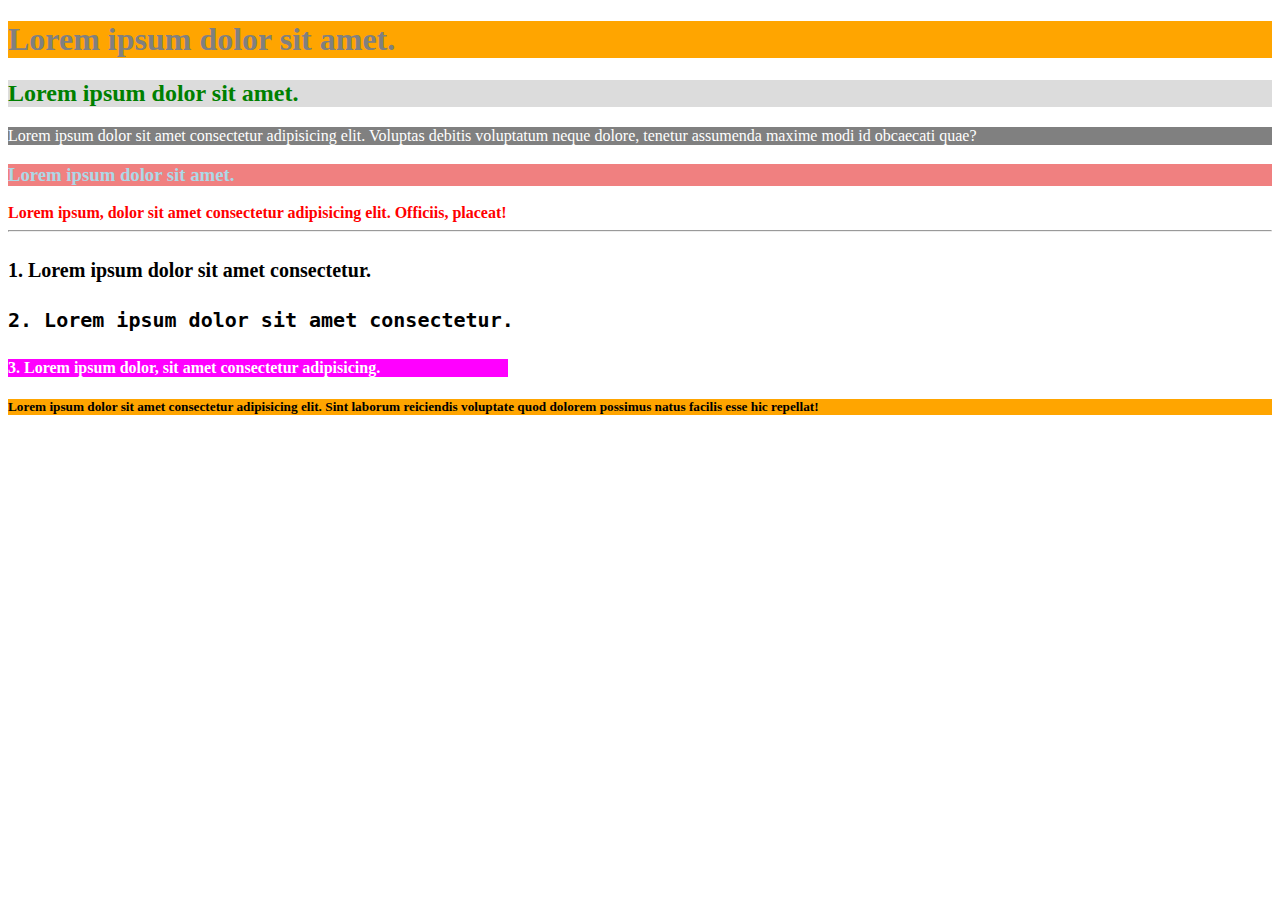
<file: 01_css_intro/index.html>
<!DOCTYPE html>
<html lang="en">
<head>
    <meta charset="UTF-8">
    <meta name="viewport" content="width=device-width, initial-scale=1.0">
    <title>css_intro</title>
    <link rel="stylesheet" href="style.css">
    <style>
        h2{
            color:green; 
            background-color: gainsboro;
        }

        p{
            color:white;
            background-color: gray;
        }

        b{
            color:orange
        }
        
    </style>
</head>
<body>

    <h1 style="color:gray; background-color: orange; ">Lorem ipsum dolor sit amet.</h1>

    <h2>Lorem ipsum dolor sit amet.</h2>

    <p >Lorem ipsum dolor sit amet consectetur adipisicing elit. Voluptas debitis voluptatum neque dolore, tenetur assumenda maxime modi id obcaecati quae?</p>
    
    <h3>Lorem ipsum dolor sit amet.</h3>

    <b style="color:red">Lorem ipsum, dolor sit amet consectetur adipisicing elit. Officiis, placeat!</b>
    
<hr>


    <h4 class="head1">1. Lorem ipsum dolor sit amet consectetur.</h4>
    <h4 class="head2">2. Lorem ipsum dolor sit amet consectetur.</h4>

    <h4 id="headId">3. Lorem ipsum dolor, sit amet consectetur adipisicing.</h4>

    <h5 class="h5" id="h5">Lorem ipsum dolor sit amet consectetur adipisicing elit. Sint laborum reiciendis voluptate quod dolorem possimus natus facilis esse hic repellat!</h5>

</body>
</html>
</file>
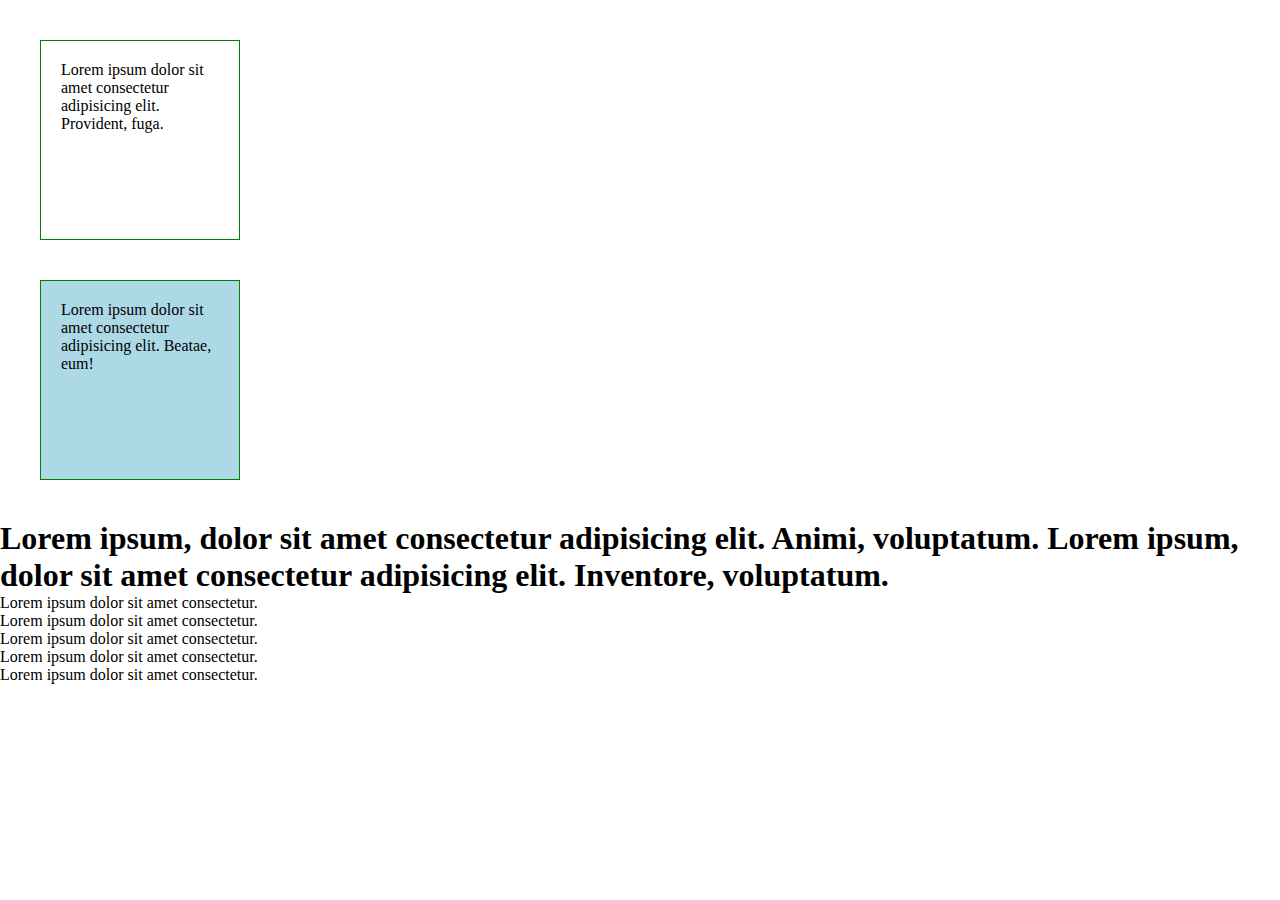
<file: 04_css_box/index.html>
<!DOCTYPE html>
<html lang="en">
<head>
    <meta charset="UTF-8">
    <meta name="viewport" content="width=device-width, initial-scale=1.0">
    <title>Document</title>
    <link rel="stylesheet" href="style.css">


</head>
<body>
     
    <div class="box1">
        Lorem ipsum dolor sit amet consectetur adipisicing elit. Provident, fuga.
    </div>
  

    <div class="box2">
        Lorem ipsum dolor sit amet consectetur adipisicing elit. Beatae, eum!
    </div>


    <h1> Lorem ipsum, dolor sit amet consectetur adipisicing elit. Animi, voluptatum. Lorem ipsum, dolor sit amet consectetur adipisicing elit. Inventore, voluptatum.</h1>


    <ul>
        <li>Lorem ipsum dolor sit amet consectetur.</li>
          <li>Lorem ipsum dolor sit amet consectetur.</li>
            <li>Lorem ipsum dolor sit amet consectetur.</li>
              <li>Lorem ipsum dolor sit amet consectetur.</li>
                <li>Lorem ipsum dolor sit amet consectetur.</li>

    </ul>



</body>
</html>
</file>
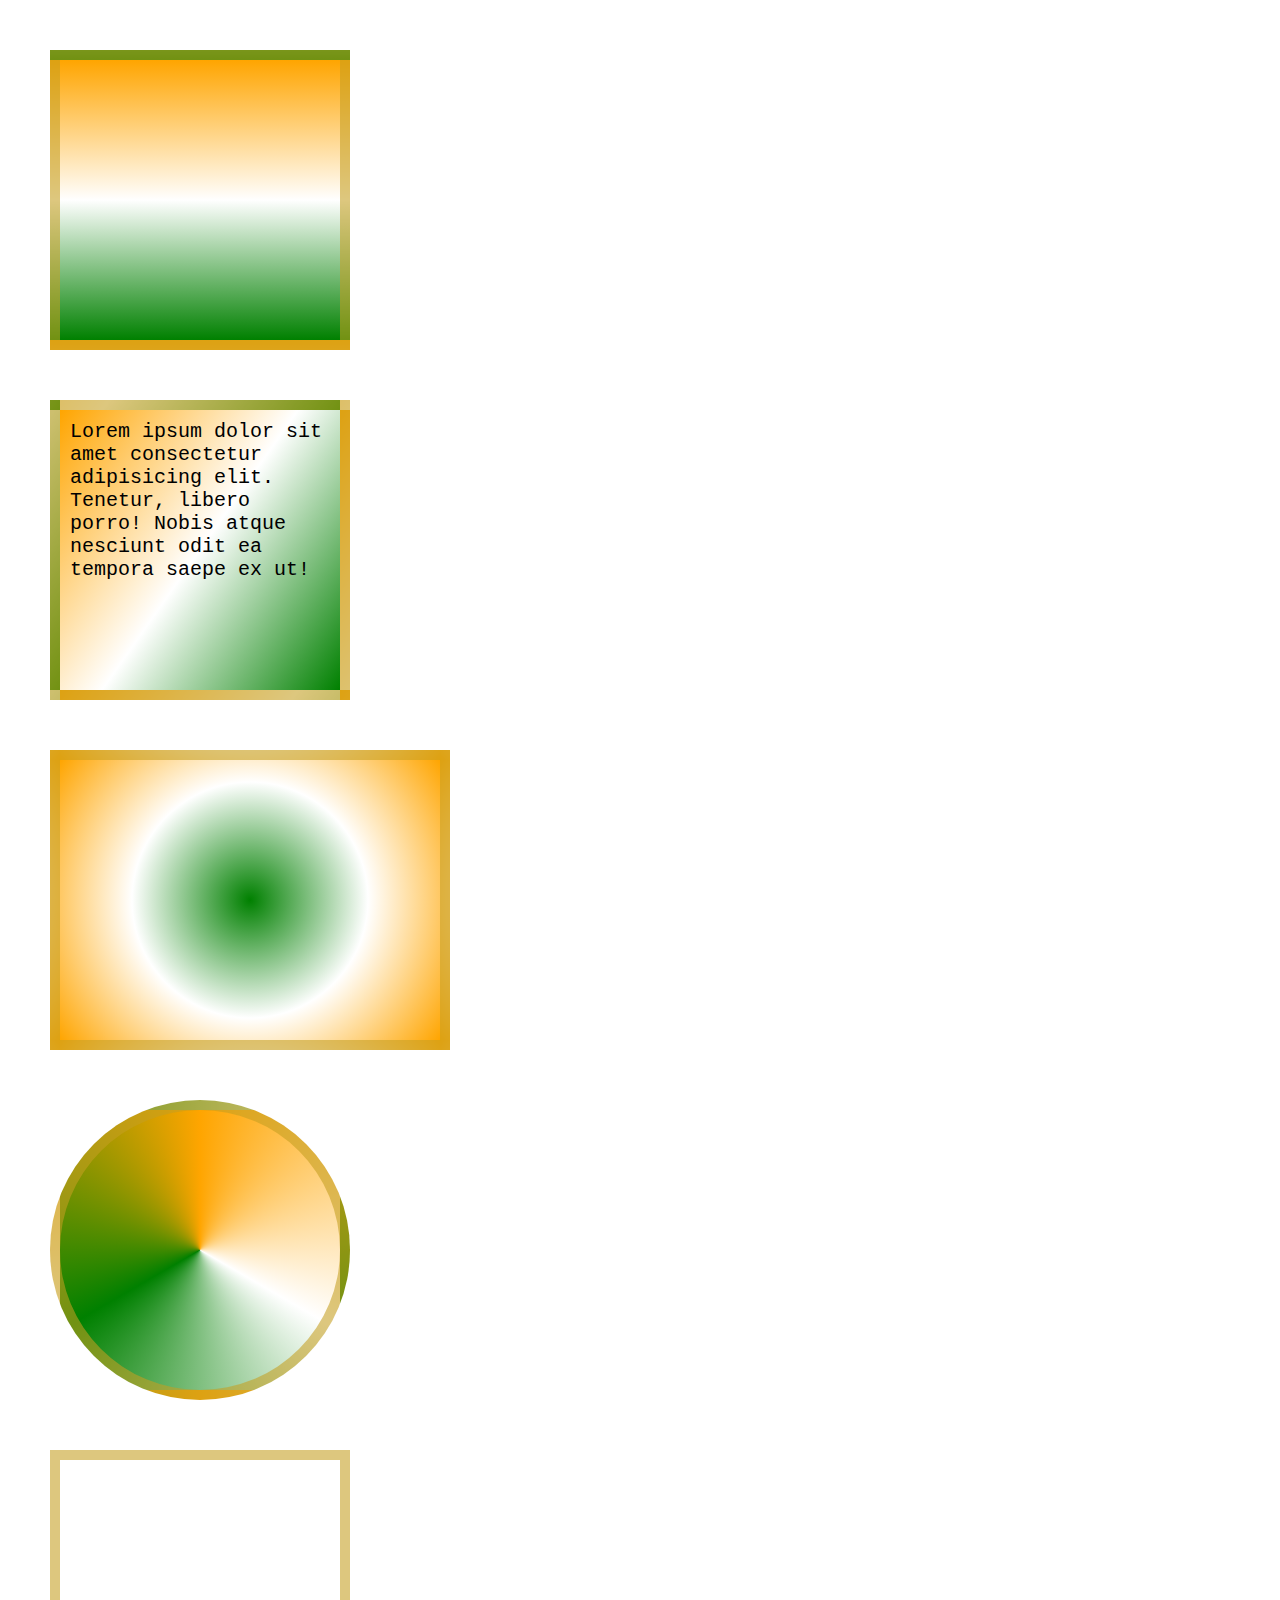
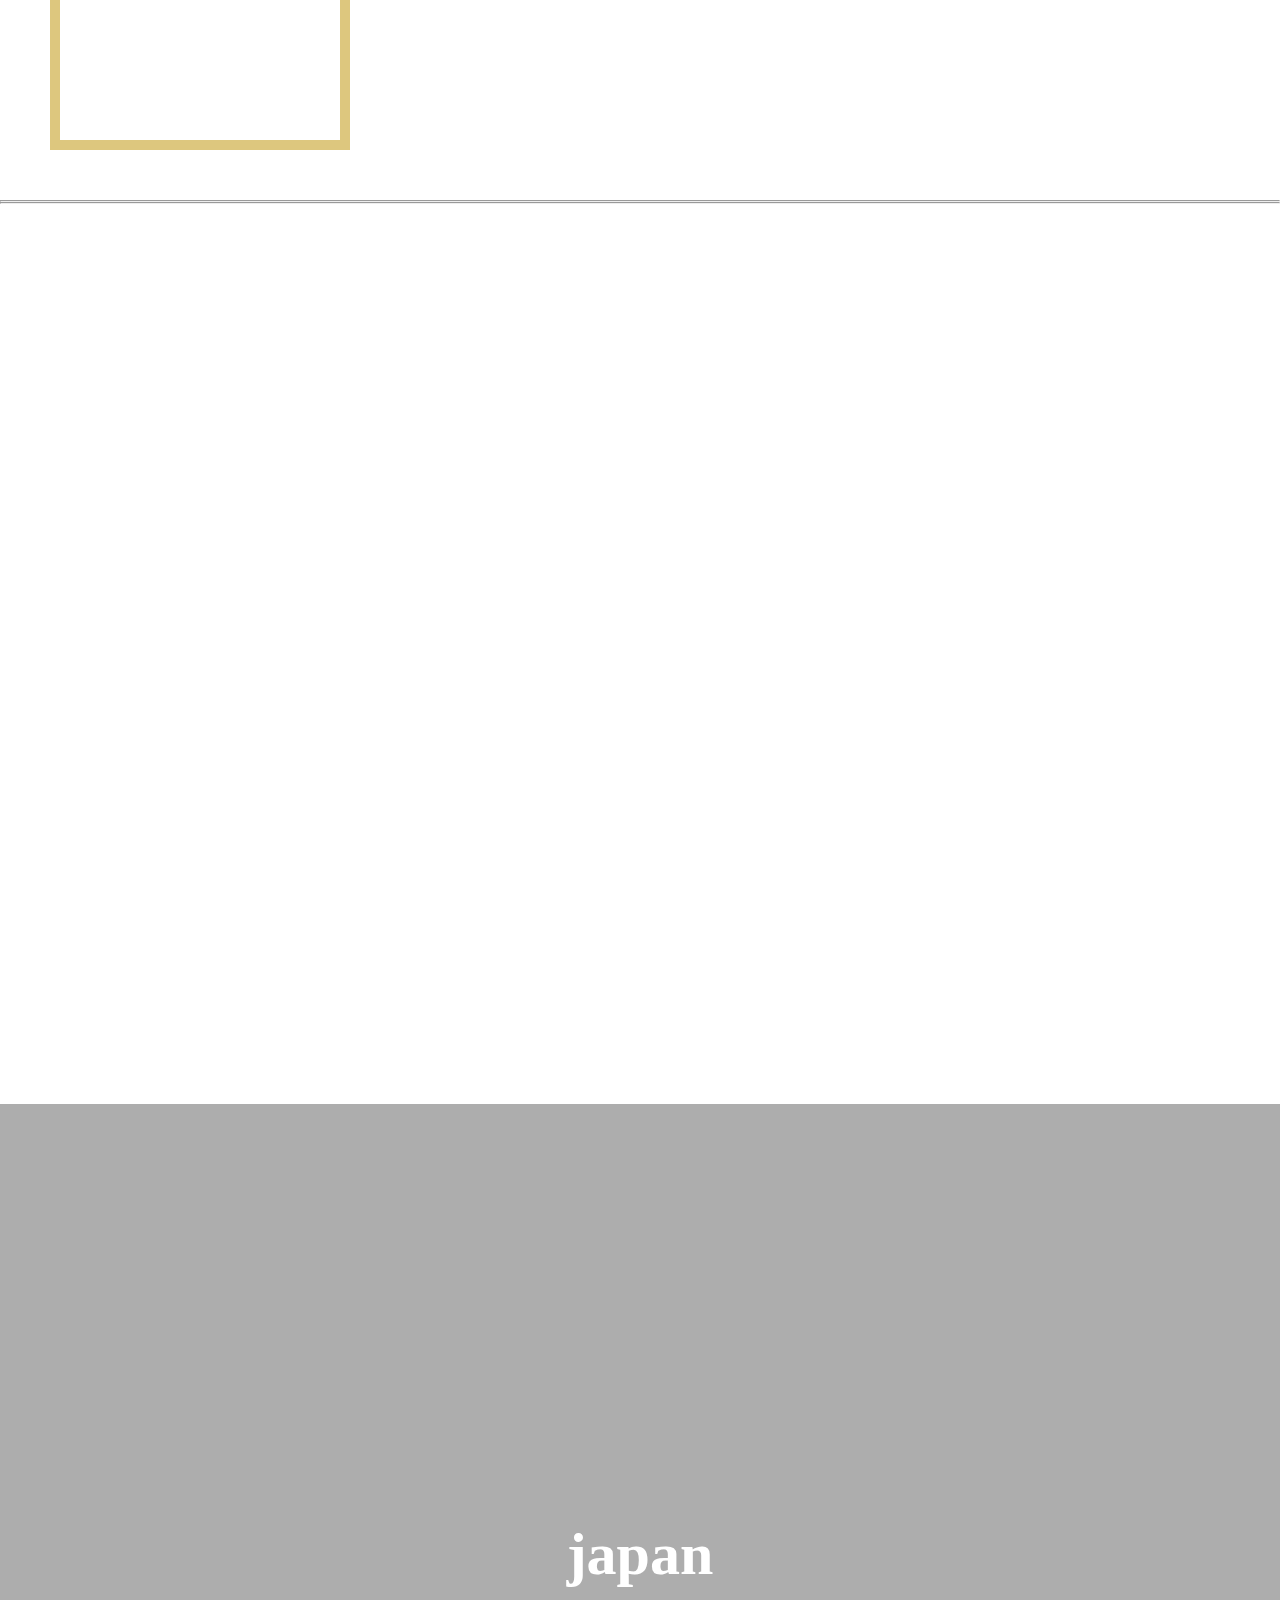
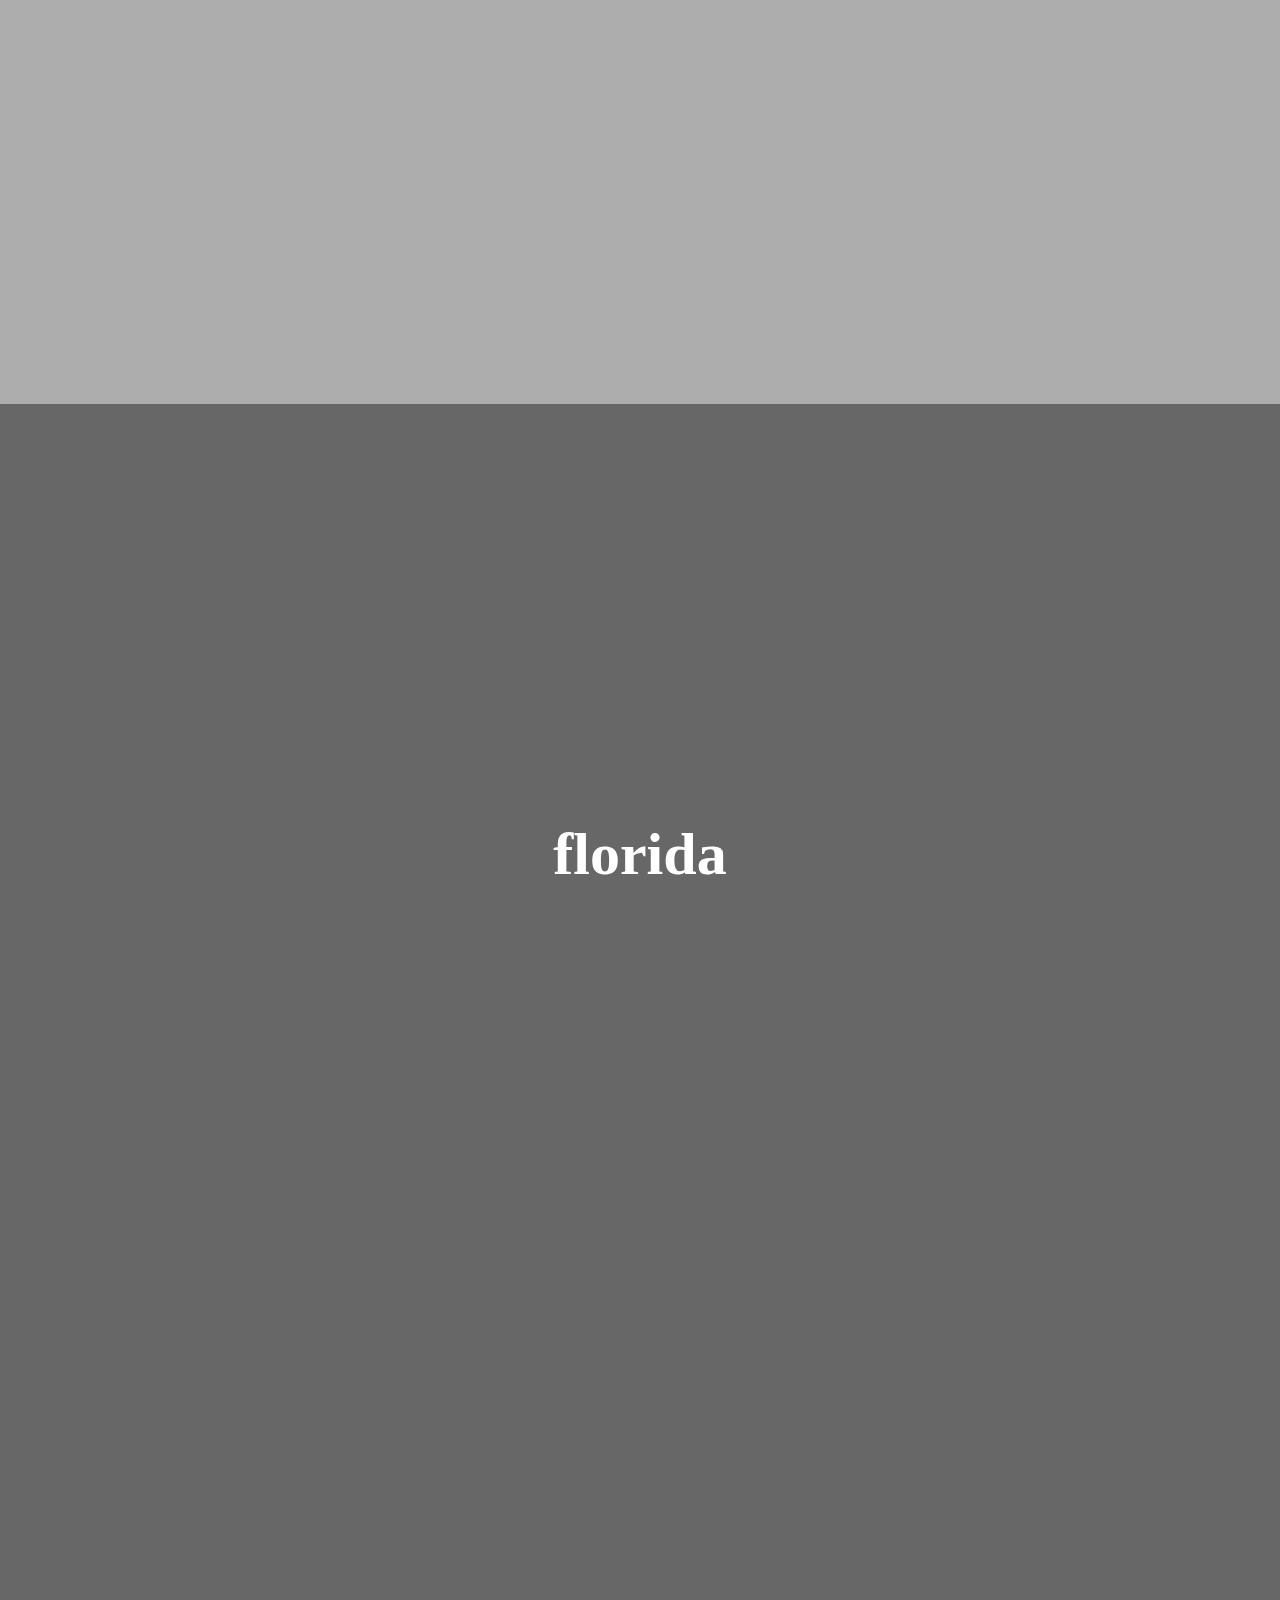
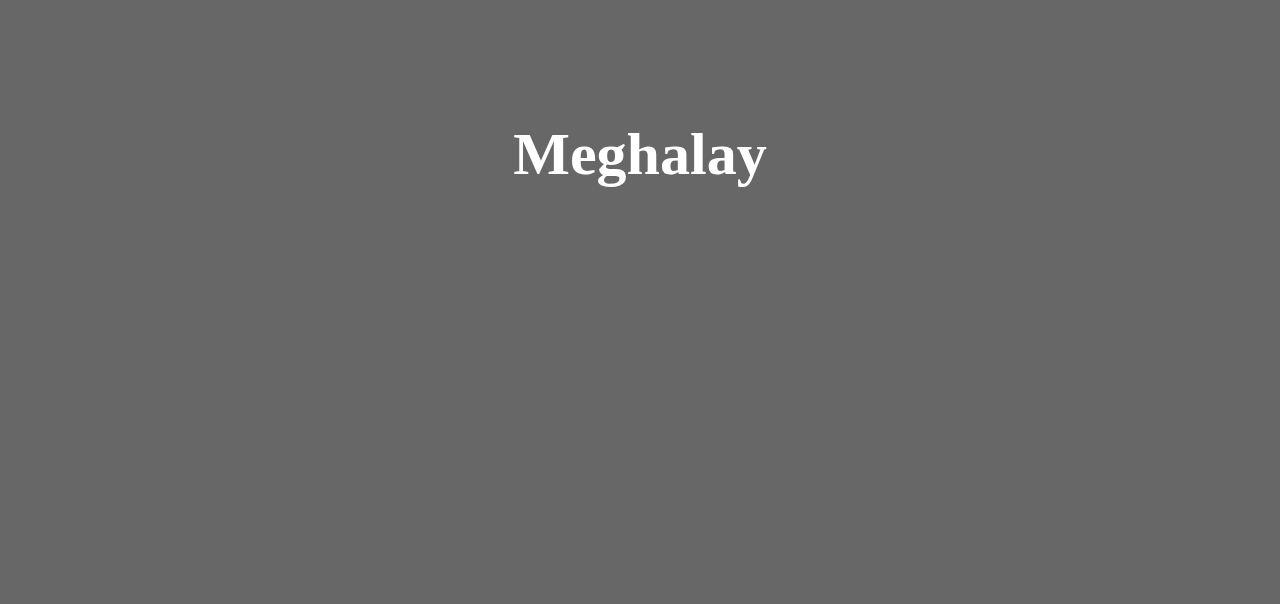
<file: 05_css_background/index.html>
<!DOCTYPE html>
<html lang="en">
<head>
    <meta charset="UTF-8">
    <meta name="viewport" content="width=device-width, initial-scale=1.0">
    <title>background</title>
    <link rel="stylesheet" href="style.css">
    <link rel="icon" href="https://cdn.vectorstock.com/i/1000v/32/02/nature-icon-vector-22753202.jpg" >
</head>
<body>
    
    <div class="box box1">
        
    </div>

    <div class="box box2">
      <p class="para">
          Lorem ipsum dolor sit amet consectetur adipisicing elit. Tenetur, libero porro! Nobis atque nesciunt odit ea tempora saepe ex ut!
      </p>
    </div>
    
    <div class="box box3"></div>
    
    <div class="box box4"></div>
    
    <div class="box box5"></div>
<hr>
<hr>
    <div class="container bg bg1">
        <h1>india</h1>
    </div>
    
    <div class="container bg bg2">
         <h1>japan</h1>
    </div>
    
    <div class="container bg bg3">
       <h1> florida</h1>
    </div>
    
    <div class="container bg bg4">
       <h1> Meghalay</h1>
    </div>

</body>
</html>
</file>
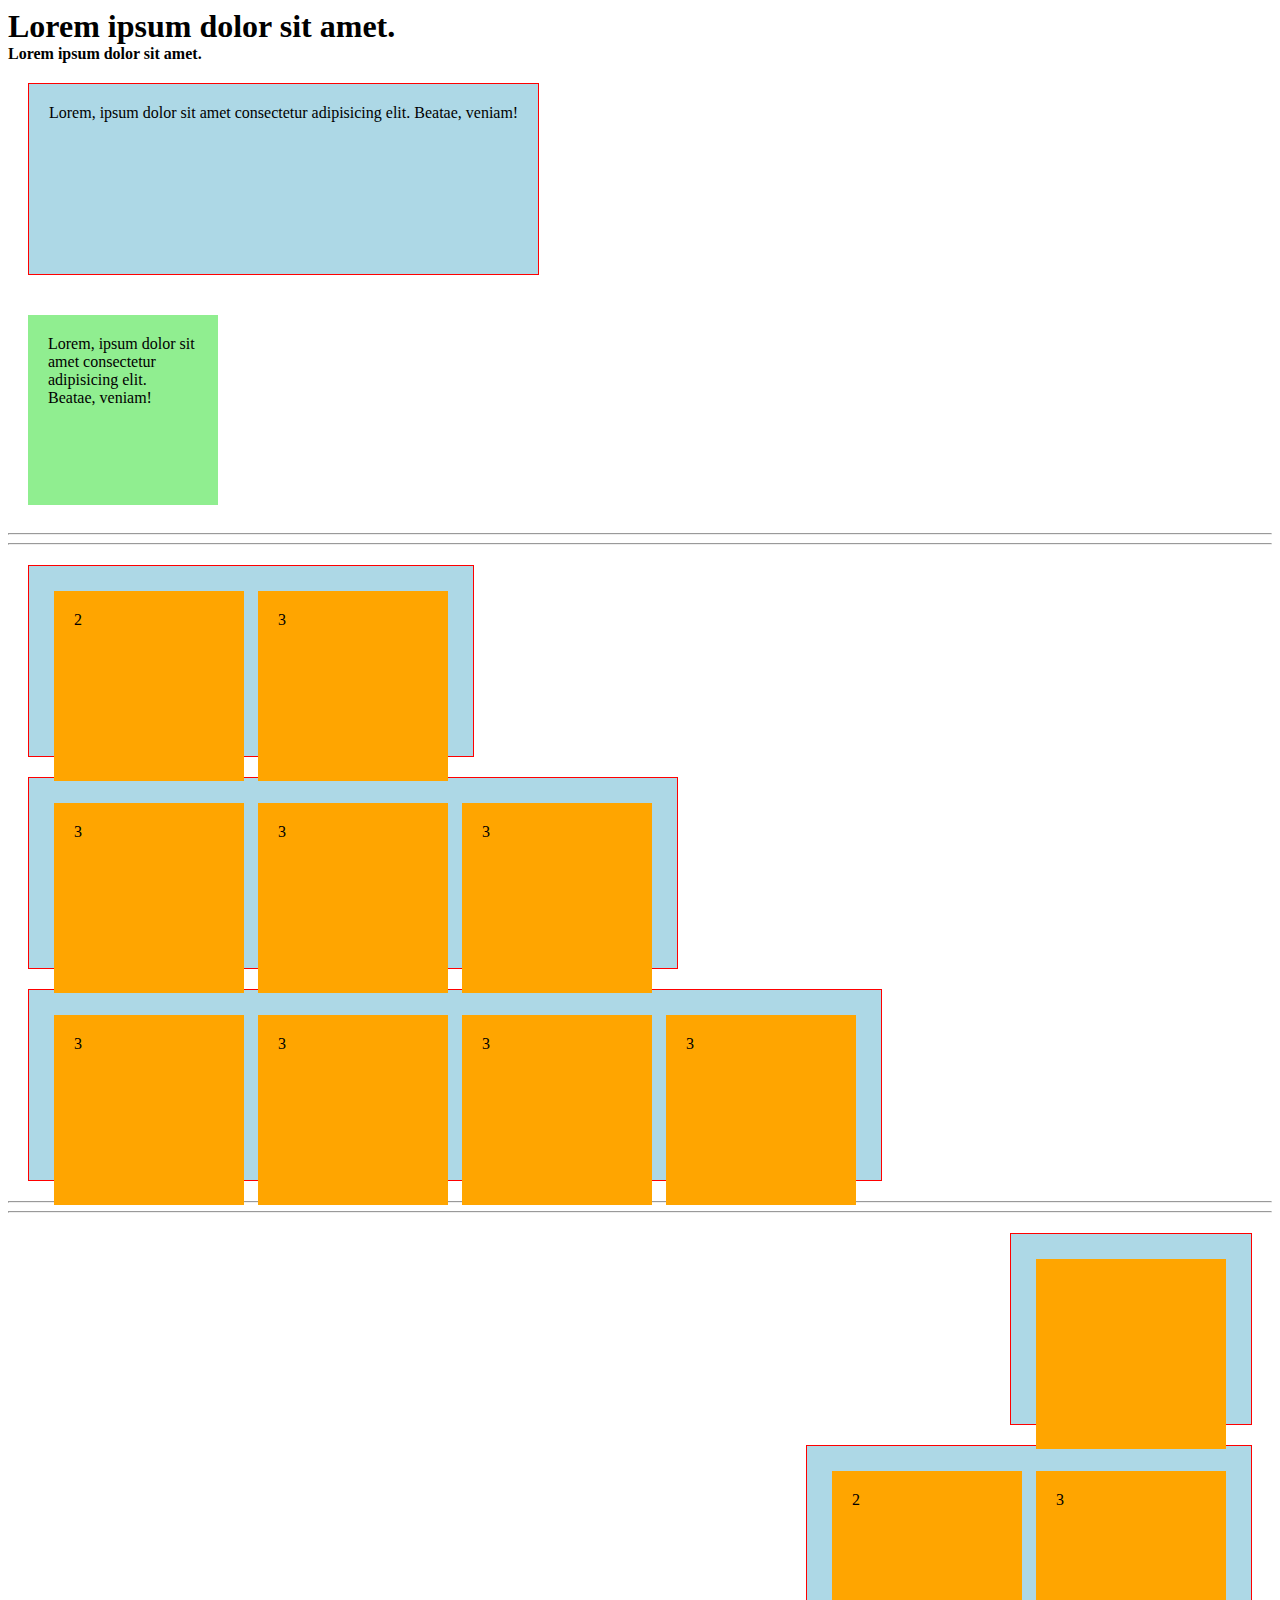
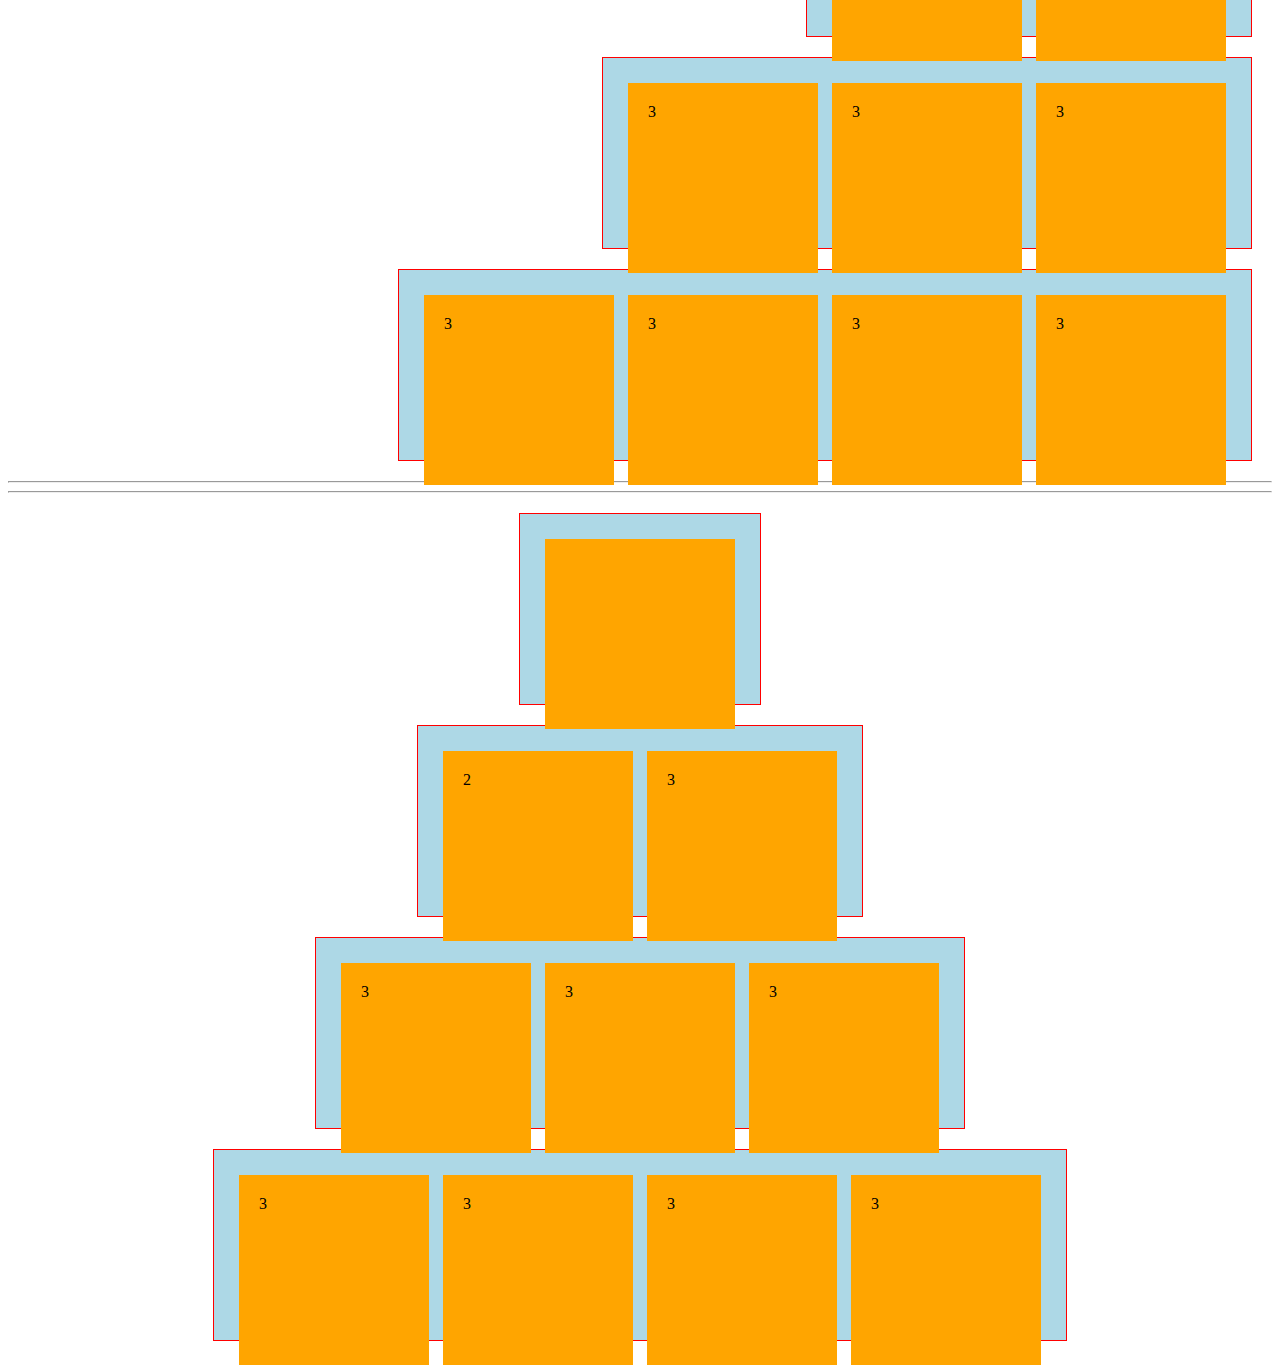
<file: 06_css_display/index.html>
<!DOCTYPE html>
<html lang="en">
<head>
    <meta charset="UTF-8">
    <meta name="viewport" content="width=device-width, initial-scale=1.0">
    <title>Document</title>

    <link rel="stylesheet" href="style.css">


</head>
<body>
    
    <h1 class="inline">Lorem ipsum dolor sit amet.</h1>
    <b class="block">Lorem ipsum dolor sit amet.</b>

    
    <!-- BLOCK:
    height, width
    padding
    margin:auto -->

    <!-- INLINE:
    side by side-->

    <div class="box1">
        Lorem, ipsum dolor sit amet consectetur adipisicing elit. Beatae, veniam!
    </div>

     <div class="box2">
        Lorem, ipsum dolor sit amet consectetur adipisicing elit. Beatae, veniam!
    </div>
    
    <hr>
    <hr>

    <div class="box1">
    <div class="box box2">2</div>
    <div class="box box2">3</div>
</div>
<div class="box1">
    <div class="box box2">3</div>
    <div class="box box2">3</div>
    <div class="box box2">3</div>
</div>
<div class="box1">
    <div class="box box2">3</div>
    <div class="box box2">3</div>
    <div class="box box2">3</div>
    <div class="box box2">3</div>
</div>
<hr>
<hr>



<div class="box1 ml-auto">
    <div class="box box2"></div>
</div>
<div class="box1 ml-auto">
    <div class="box box2">2</div>
    <div class="box box2">3</div>
</div>
<div class="box1 ml-auto">
    <div class="box box2">3</div>
    <div class="box box2">3</div>
    <div class="box box2">3</div>
</div>
<div class="box1 ml-auto">
    <div class="box box2">3</div>
    <div class="box box2">3</div>
    <div class="box box2">3</div>
    <div class="box box2">3</div>
</div>
<hr>
<hr>


<div class="box1 m-auto">
    <div class="box box2"></div>
</div>
<div class="box1 m-auto">
    <div class="box box2">2</div>
    <div class="box box2">3</div>
</div>
<div class="box1 m-auto">
    <div class="box box2">3</div>
    <div class="box box2">3</div>
    <div class="box box2">3</div>
</div>
<div class="box1 m-auto">
    <div class="box box2">3</div>
    <div class="box box2">3</div>
    <div class="box box2">3</div>
    <div class="box box2">3</div>
</div>


</body>
</html>
</file>
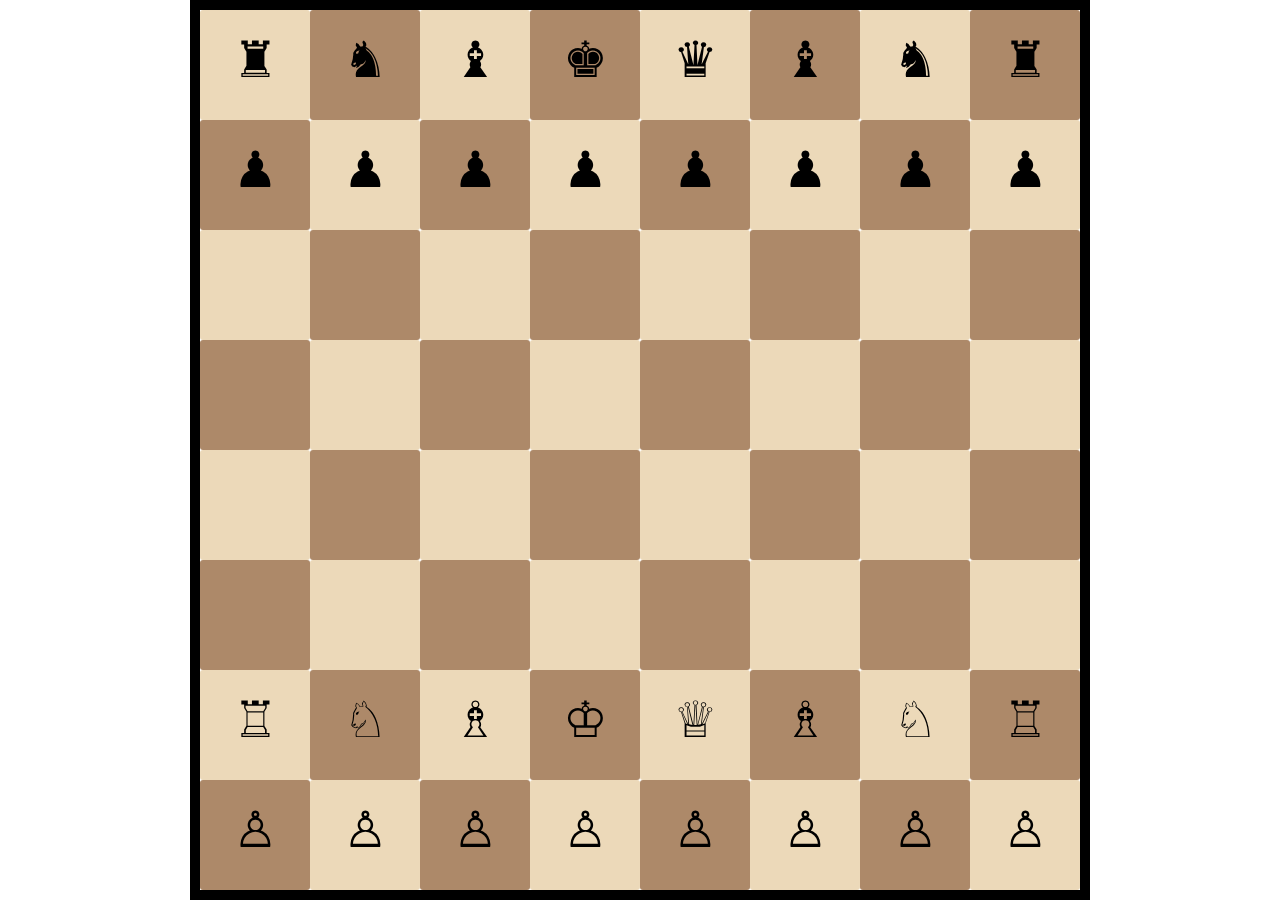
<file: 07_css_float/index.html>
<!DOCTYPE html>
<html lang="en">
<head>
    <meta charset="UTF-8">
    <meta name="viewport" content="width=device-width, initial-scale=1.0">
    <title>float</title>
    <link rel="stylesheet" href="style.css">
</head>
<body>
    
  
      <div class="container">
        <div class="box box1">♜</div>
        <div class="box box2">♞</div>
        <div class="box box1">♝</div>
        <div class="box box2">♛</div>
        <div class="box box1">♚</div>
        <div class="box box2">♝</div>
        <div class="box box1">♞</div>
        <div class="box box2">♜</div>
            <div class="clear"></div>
        <div class="box box2">♟</div>
        <div class="box box1">♟</div>
        <div class="box box2">♟</div>
        <div class="box box1">♟</div>
        <div class="box box2">♟</div>
        <div class="box box1">♟</div>
        <div class="box box2">♟</div>
        <div class="box box1">♟</div>
            <div class="clear"></div>
         <div class="box box1"></div>
        <div class="box box2"></div>
        <div class="box box1"></div>
        <div class="box box2"></div>
        <div class="box box1"></div>
        <div class="box box2"></div>
        <div class="box box1"></div>
        <div class="box box2"></div>
             <div class="clear"></div>
        <div class="box box2"></div>
        <div class="box box1"></div>
        <div class="box box2"></div>
        <div class="box box1"></div>
        <div class="box box2"></div>
        <div class="box box1"></div>
        <div class="box box2"></div>
        <div class="box box1"></div>
             <div class="clear"></div>
        <div class="box box1"></div>
        <div class="box box2"></div>
        <div class="box box1"></div>
        <div class="box box2"></div>
        <div class="box box1"></div>
        <div class="box box2"></div>
        <div class="box box1"></div>
        <div class="box box2"></div>
             <div class="clear"></div>
        <div  class="box box2"></div>
        <div class="box box1"></div>
        <div class="box box2"></div>
        <div class="box box1"></div>
        <div class="box box2"></div>
        <div class="box box1"></div>
        <div class="box box2"></div>
        <div class="box box1"></div>
            <div class="clear"></div>
             
        <div  class="box box1">♖</div>
        <div class="box box2">♘</div>
        <div class="box box1">♗</div>
        <div class="box box2">♕</div>
        <div class="box box1">♔</div>
        <div class="box box2">♗</div>
        <div class="box box1">♘</div>
        <div class="box box2">♖</div>
            <div class="clear"></div>
        <div class="box box2">♙</div>
        <div class="box box1">♙</div>
        <div class="box box2">♙</div>
        <div class="box box1">♙</div>
        <div class="box box2">♙</div>
        <div class="box box1">♙</div>
        <div class="box box2">♙</div>
        <div class="box box1">♙</div>
          <div class="clear"></div>

      </div>
    
</body>
</html>
</file>
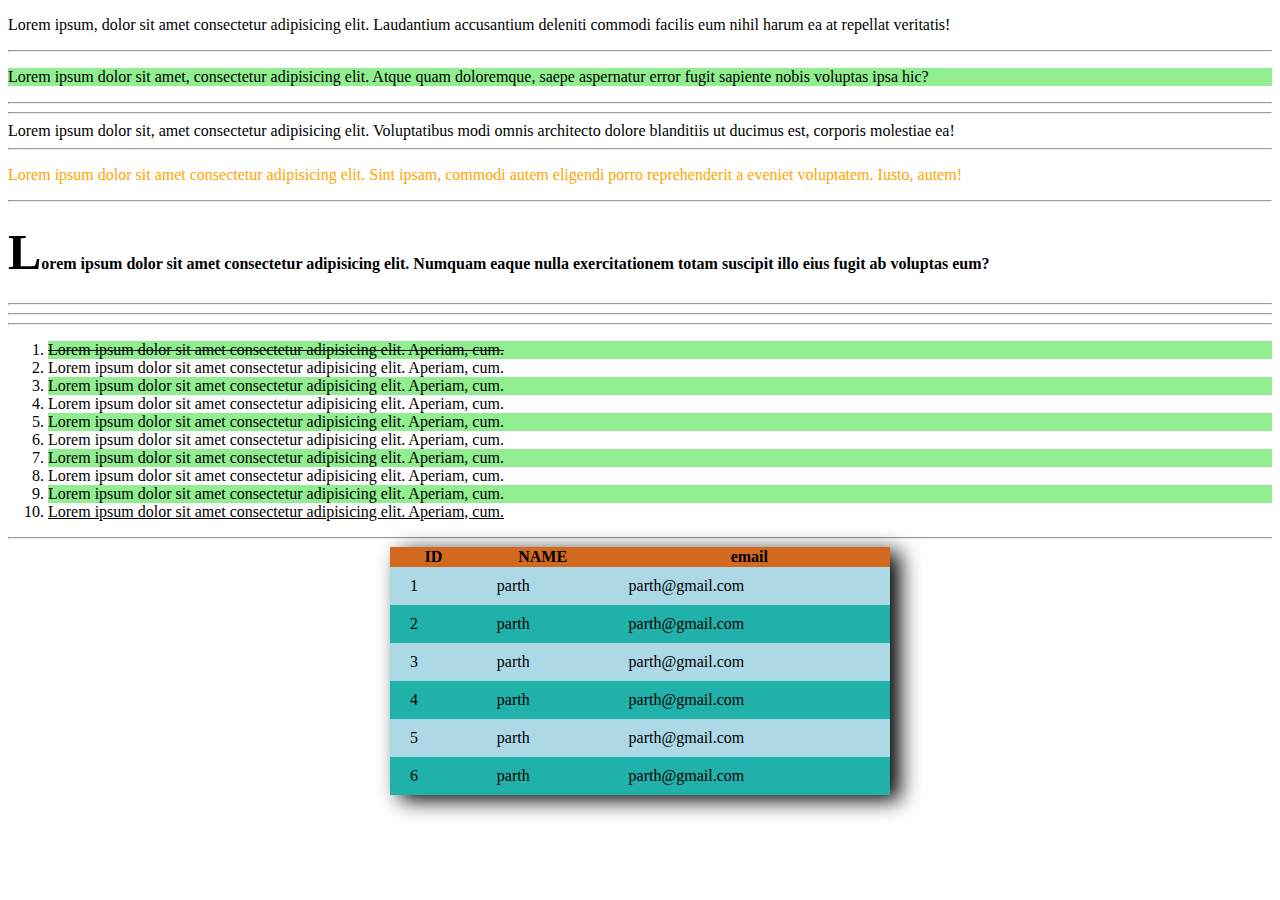
<file: 10_css_child_selector/index.html>
<!DOCTYPE html>
<html lang="en">
<head>
    <meta charset="UTF-8">
    <meta name="viewport" content="width=device-width, initial-scale=1.0">
    <title>css child selector </title>

    <link rel="stylesheet" href="style.css">


</head>
<body>

    <div class="box">
        <div>
            <p>
                Lorem ipsum, dolor sit amet consectetur adipisicing elit. Laudantium accusantium deleniti commodi facilis eum nihil harum ea at repellat veritatis!

            </p>

            <hr>

            <p>
                Lorem ipsum dolor sit amet, consectetur adipisicing elit. Atque quam doloremque, saepe aspernatur error fugit sapiente nobis voluptas ipsa hic?
            </p>
        </div>
        <hr>
        <hr>
        <div>
            Lorem ipsum dolor sit, amet consectetur adipisicing elit. Voluptatibus modi omnis architecto dolore blanditiis ut ducimus est, corporis molestiae ea!

        </div>
        <hr>
        <p>
            Lorem ipsum dolor sit amet consectetur adipisicing elit. Sint ipsam, commodi autem eligendi porro reprehenderit a eveniet voluptatem. Iusto, autem!
        </p>
        <hr>
        <h4>
            Lorem ipsum dolor sit amet consectetur adipisicing elit. Numquam eaque nulla exercitationem totam suscipit illo eius fugit ab voluptas eum?

        </h4>
    </div>
    <hr>
    <hr>
    <hr>


    <ol class="list">
        <li>Lorem ipsum dolor sit amet consectetur adipisicing elit. Aperiam, cum.</li>
        <li>Lorem ipsum dolor sit amet consectetur adipisicing elit. Aperiam, cum.</li>
        <li>Lorem ipsum dolor sit amet consectetur adipisicing elit. Aperiam, cum.</li>
        <li>Lorem ipsum dolor sit amet consectetur adipisicing elit. Aperiam, cum.</li>
        <li>Lorem ipsum dolor sit amet consectetur adipisicing elit. Aperiam, cum.</li>
        <li>Lorem ipsum dolor sit amet consectetur adipisicing elit. Aperiam, cum.</li>
        <li>Lorem ipsum dolor sit amet consectetur adipisicing elit. Aperiam, cum.</li>
        <li>Lorem ipsum dolor sit amet consectetur adipisicing elit. Aperiam, cum.</li>
        <li>Lorem ipsum dolor sit amet consectetur adipisicing elit. Aperiam, cum.</li>
        <li>Lorem ipsum dolor sit amet consectetur adipisicing elit. Aperiam, cum.</li>
       
        

    </ol>

    <hr>

    <table class="table" width="500px" align="center" cellspacing="0">

        <tr>
            <th>ID</th>
            <th>NAME</th>
            <th>email</th>
        </tr>
        <tr>
            <td>1</td>
            <td>parth</td>
            <td>parth@gmail.com</td>
        </tr>

         <tr>
            <td>2</td>
            <td>parth</td>
            <td>parth@gmail.com</td>
        </tr>

         <tr>
            <td>3</td>
            <td>parth</td>
            <td>parth@gmail.com</td>
        </tr>

         <tr>
            <td>4</td>
            <td>parth</td>
            <td>parth@gmail.com</td>
        </tr>


         <tr>
            <td>5</td>
            <td>parth</td>
            <td>parth@gmail.com</td>
        </tr>

         <tr>
            <td>6</td>
            <td>parth</td>
            <td>parth@gmail.com</td>
        </tr>
    </table>
    
</body>
</html>
</file>
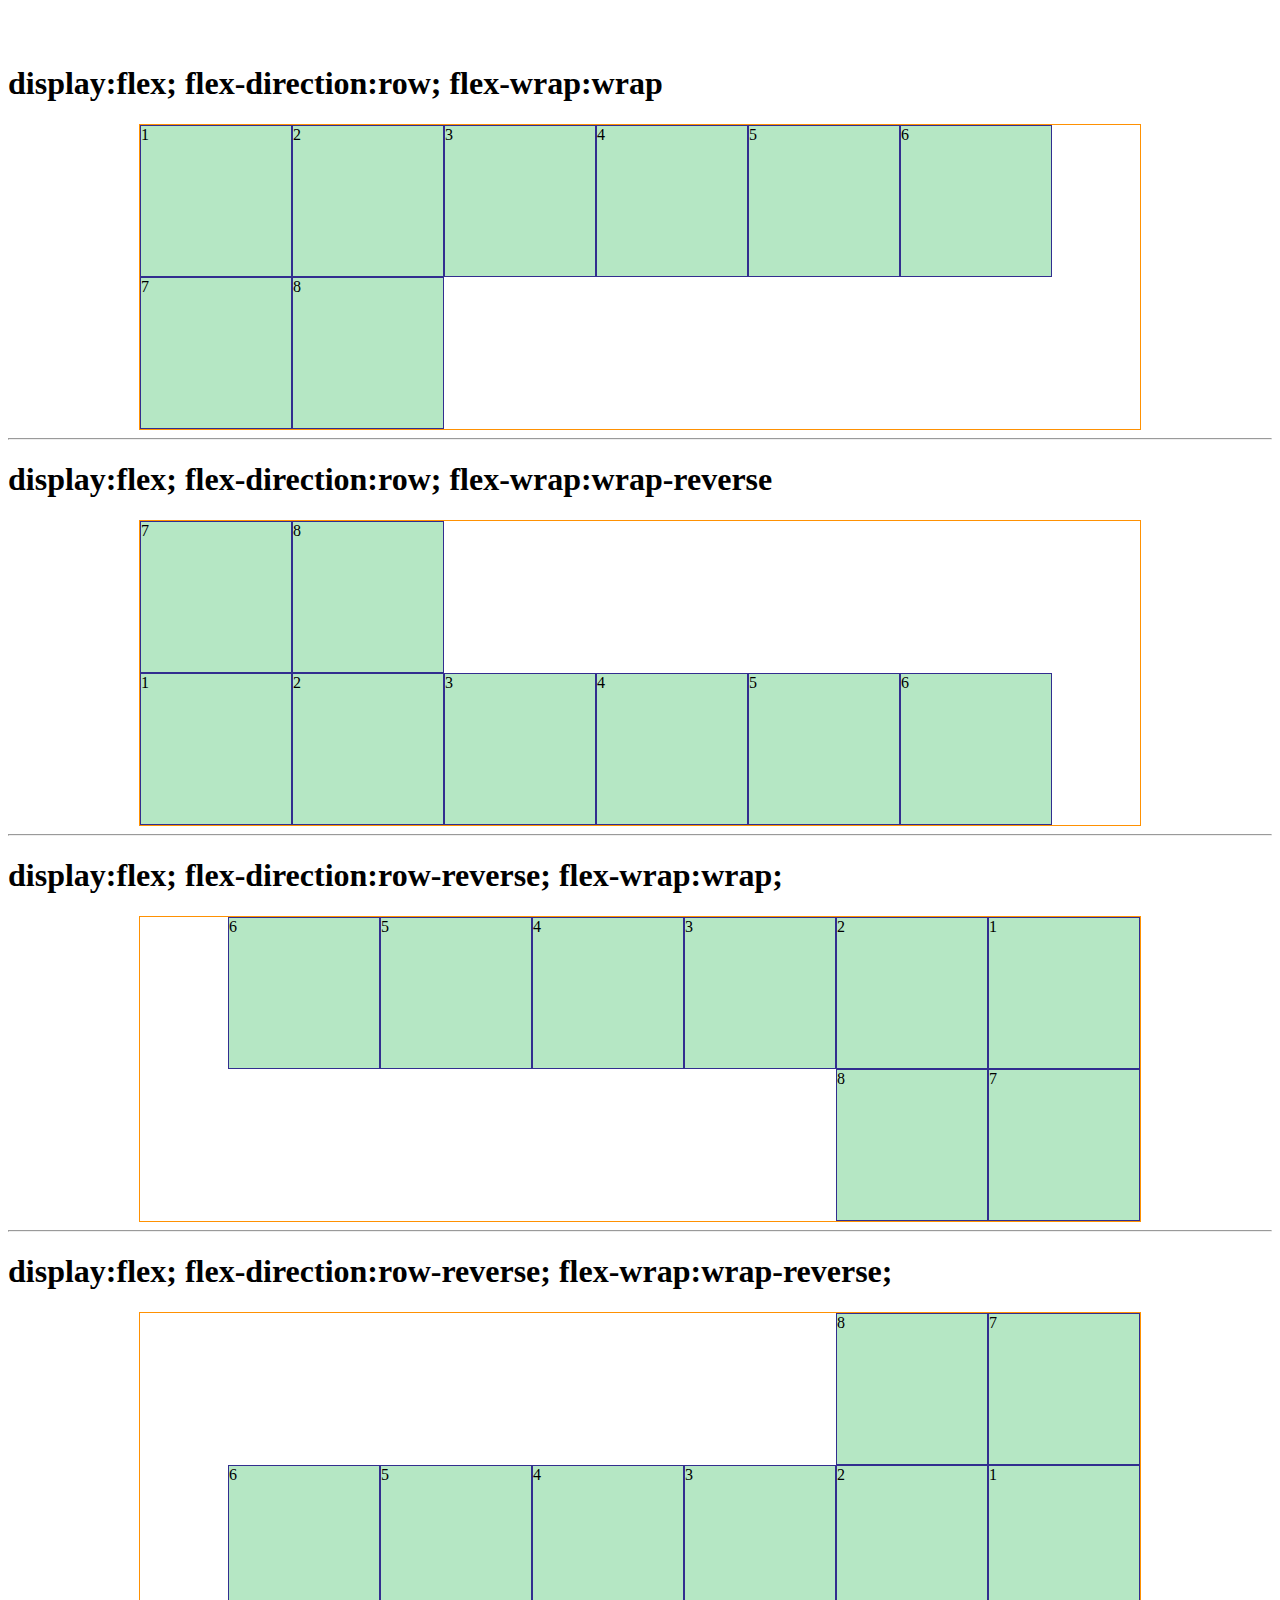
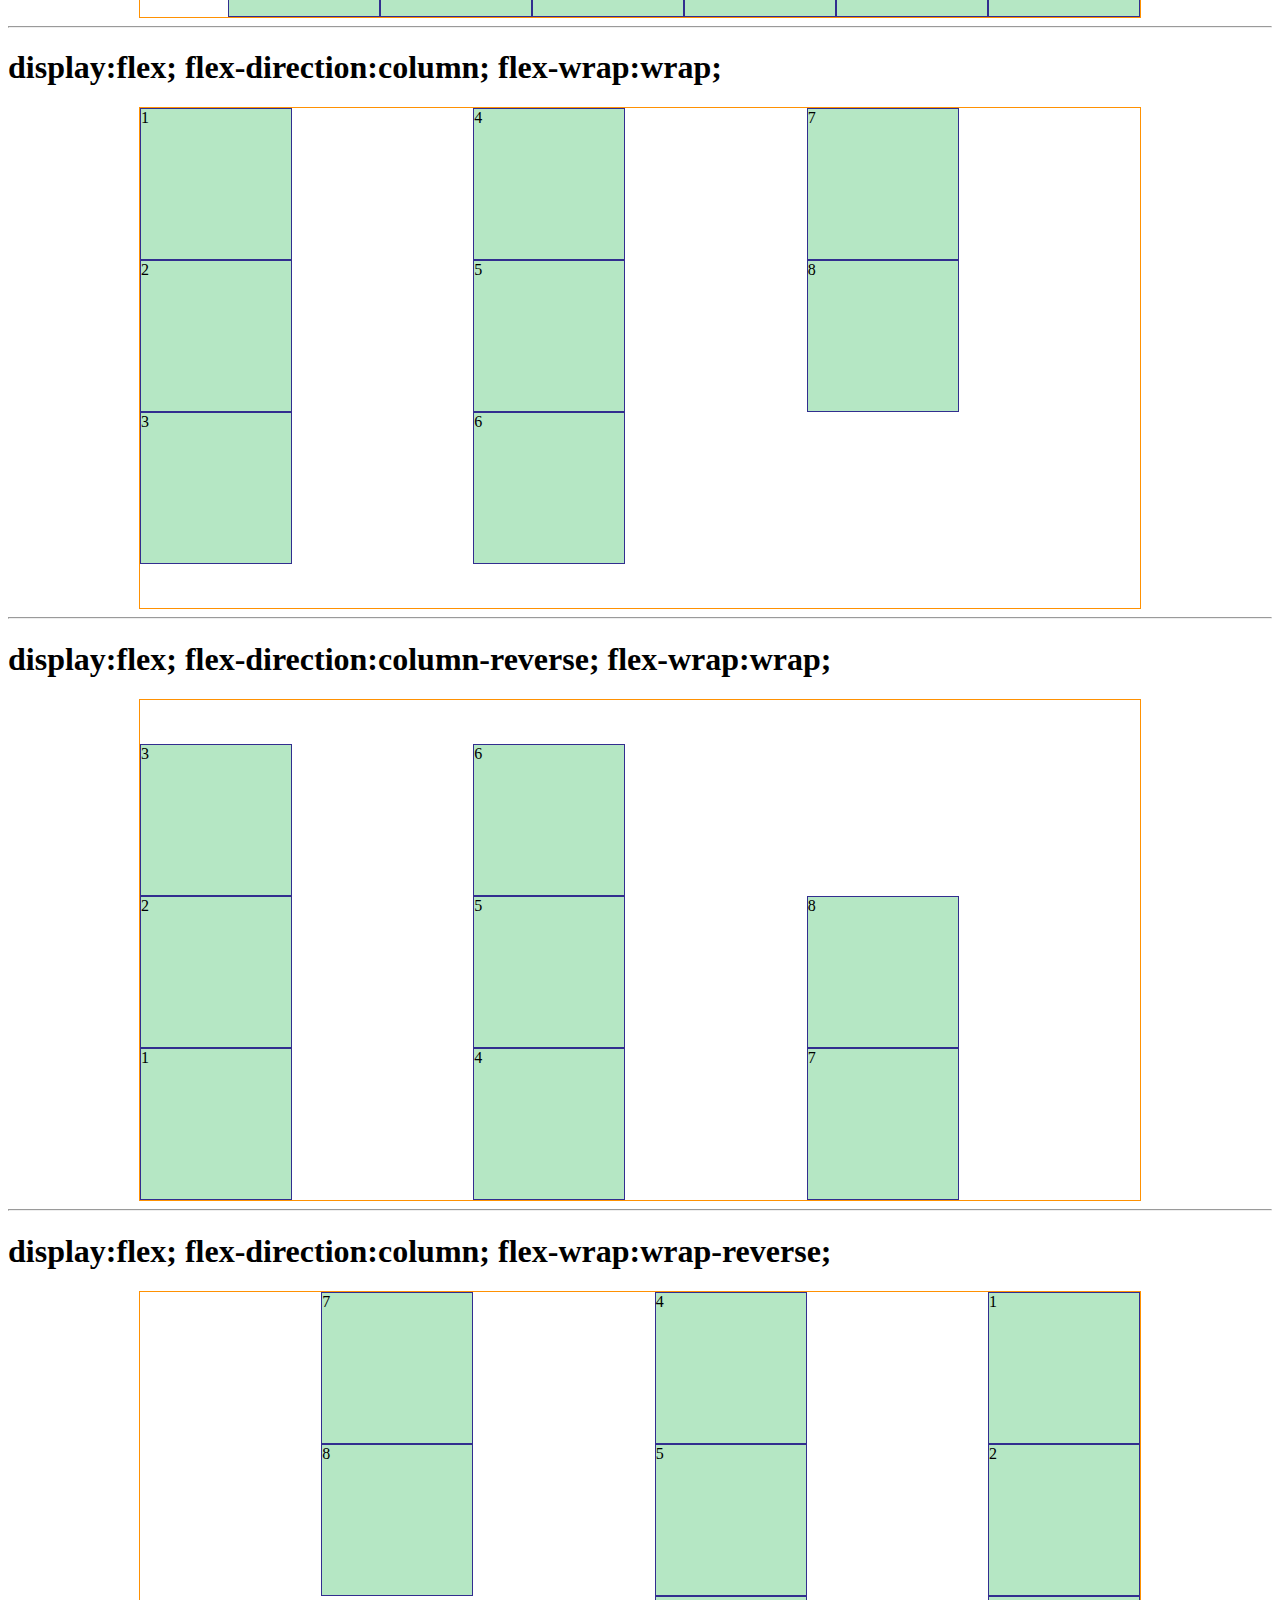
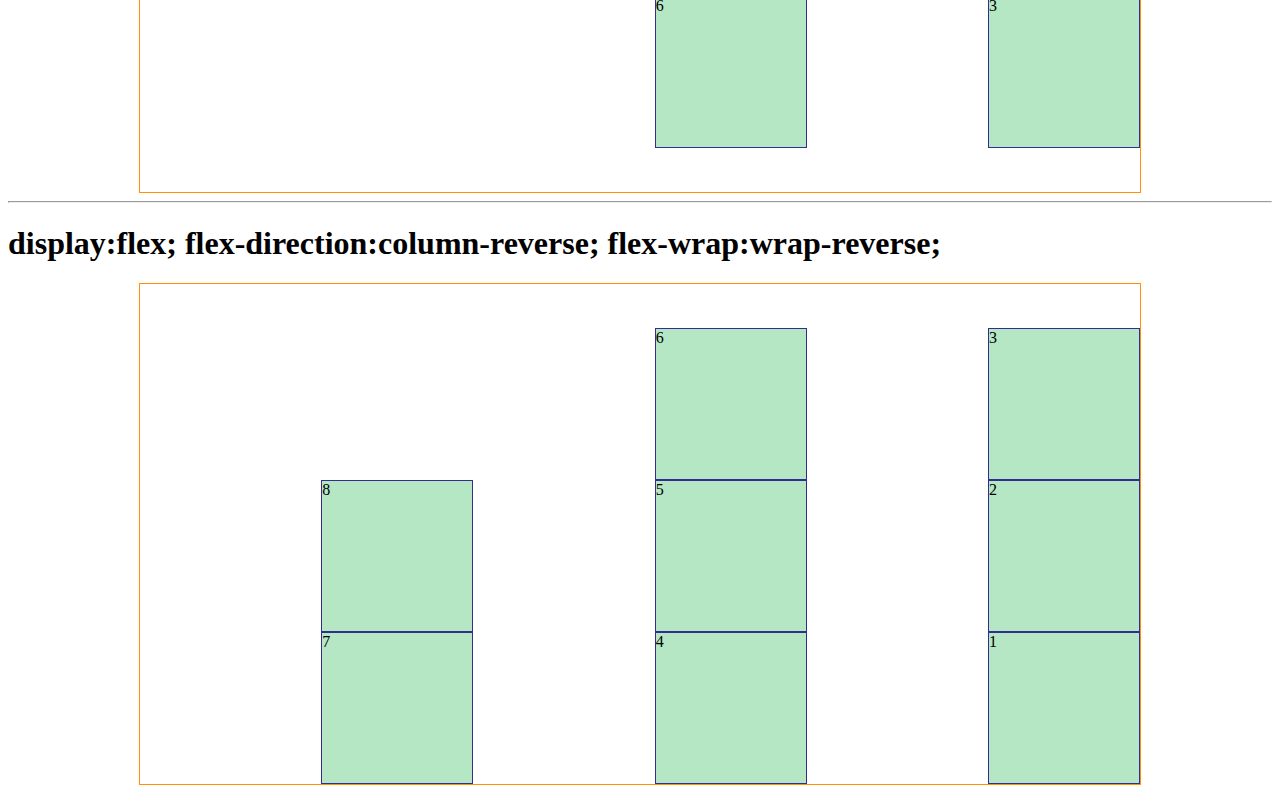
<file: 12_css_flex/index.html>
<!DOCTYPE html>
<html lang="en">
<head>
    <meta charset="UTF-8">
    <meta name="viewport" content="width=device-width, initial-scale=1.0">
    <title>flex</title>
    <link rel="stylesheet" href="style.css">
</head>
<body>
    

   
    <br/>
    <br/>

<h1>display:flex; flex-direction:row; flex-wrap:wrap</h1>
    <div class="container d-flex">
        <div class="box">1</div>
        <div class="box">2</div>
        <div class="box">3</div>
        <div class="box">4</div>
        <div class="box">5</div>
        <div class="box">6</div>
        <div class="box">7</div>
        <div class="box">8</div>
    </div>


    <hr>
    <h1>display:flex; flex-direction:row; flex-wrap:wrap-reverse</h1>
    <div class="container d-flex1">
        <div class="box">1</div>
        <div class="box">2</div>
        <div class="box">3</div>
        <div class="box">4</div>
        <div class="box">5</div>
        <div class="box">6</div>
        <div class="box">7</div>
        <div class="box">8</div>
    </div>
    
     <hr>
        <h1>display:flex; flex-direction:row-reverse; flex-wrap:wrap;</h1>
    <div class="container d-flex2">
        <div class="box">1</div>
        <div class="box">2</div>
        <div class="box">3</div>
        <div class="box">4</div>
        <div class="box">5</div>
        <div class="box">6</div>
        <div class="box">7</div>
        <div class="box">8</div>
    </div>


     <hr>
        <h1>display:flex; flex-direction:row-reverse; flex-wrap:wrap-reverse;</h1>
    <div class="container d-flex3">
        <div class="box">1</div>
        <div class="box">2</div>
        <div class="box">3</div>
        <div class="box">4</div>
        <div class="box">5</div>
        <div class="box">6</div>
        <div class="box">7</div>
        <div class="box">8</div>
    </div>


     <hr>
        <h1>display:flex; flex-direction:column; flex-wrap:wrap;</h1>
    <div class="container d-flex4">
        <div class="box">1</div>
        <div class="box">2</div>
        <div class="box">3</div>
        <div class="box">4</div>
        <div class="box">5</div>
        <div class="box">6</div>
        <div class="box">7</div>
        <div class="box">8</div>
    </div>

    <hr>
        <h1>display:flex; flex-direction:column-reverse; flex-wrap:wrap;</h1>
    <div class="container d-flex5">
        <div class="box">1</div>
        <div class="box">2</div>
        <div class="box">3</div>
        <div class="box">4</div>
        <div class="box">5</div>
        <div class="box">6</div>
        <div class="box">7</div>
        <div class="box">8</div>
    </div>
    <hr>
        <h1>display:flex; flex-direction:column; flex-wrap:wrap-reverse;</h1>
    <div class="container d-flex6">
        <div class="box">1</div>
        <div class="box">2</div>
        <div class="box">3</div>
        <div class="box">4</div>
        <div class="box">5</div>
        <div class="box">6</div>
        <div class="box">7</div>
        <div class="box">8</div>
    </div>
    <hr>
        <h1>display:flex; flex-direction:column-reverse; flex-wrap:wrap-reverse;</h1>
    <div class="container d-flex7">
        <div class="box">1</div>
        <div class="box">2</div>
        <div class="box">3</div>
        <div class="box">4</div>
        <div class="box">5</div>
        <div class="box">6</div>
        <div class="box">7</div>
        <div class="box">8</div>
    </div>

</body>
</html>
</file>
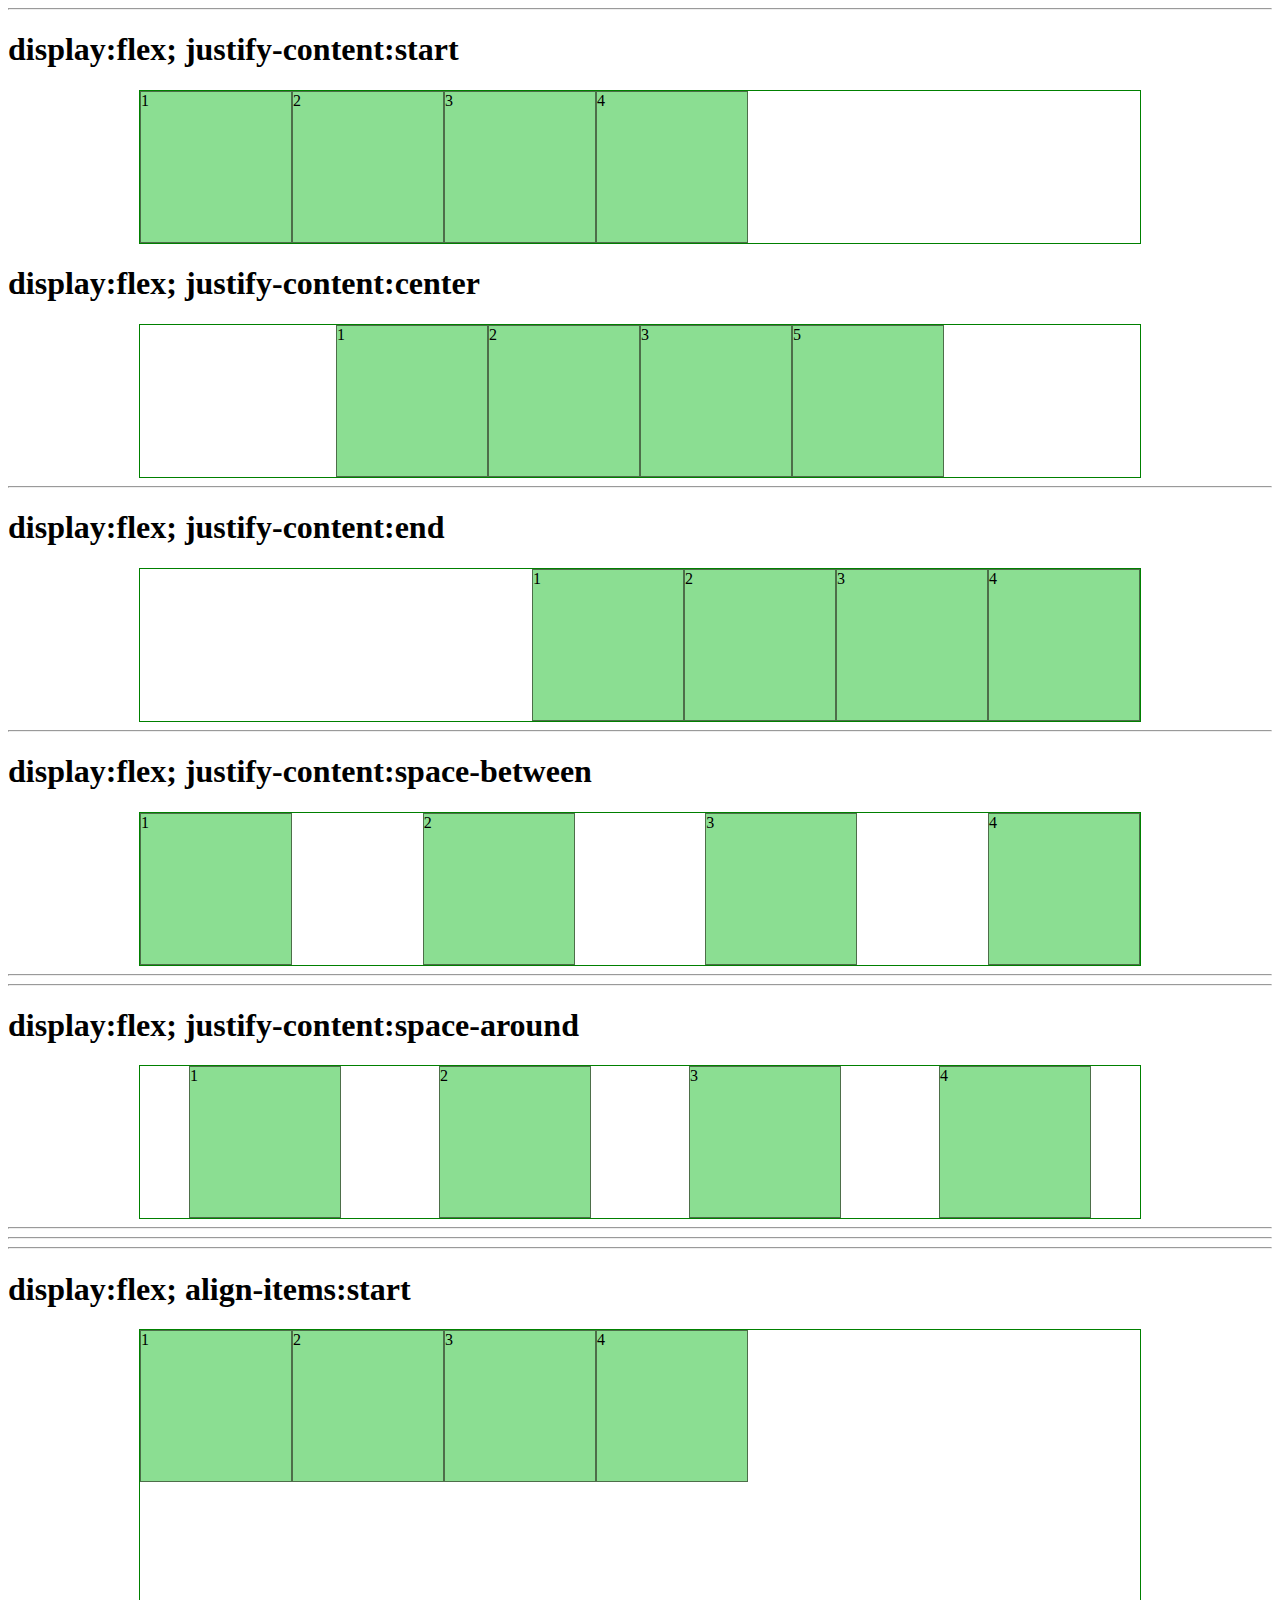
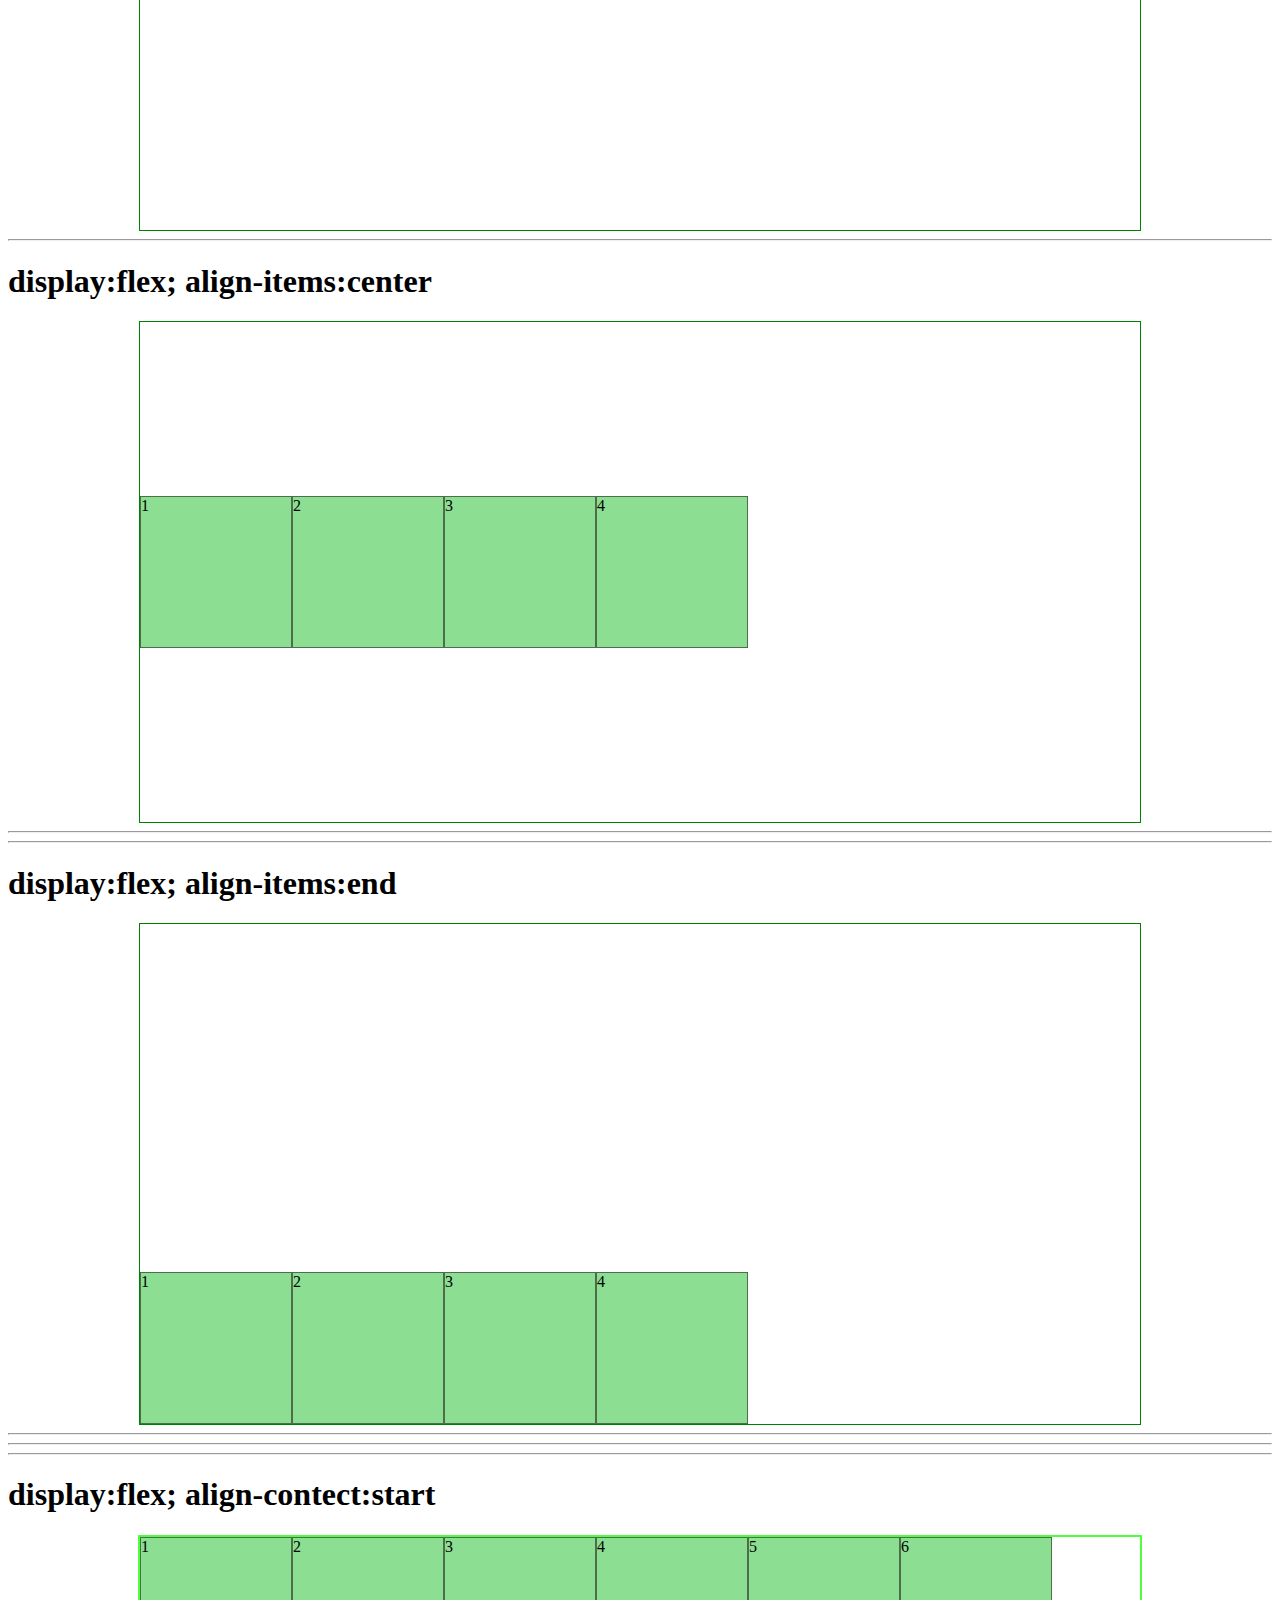
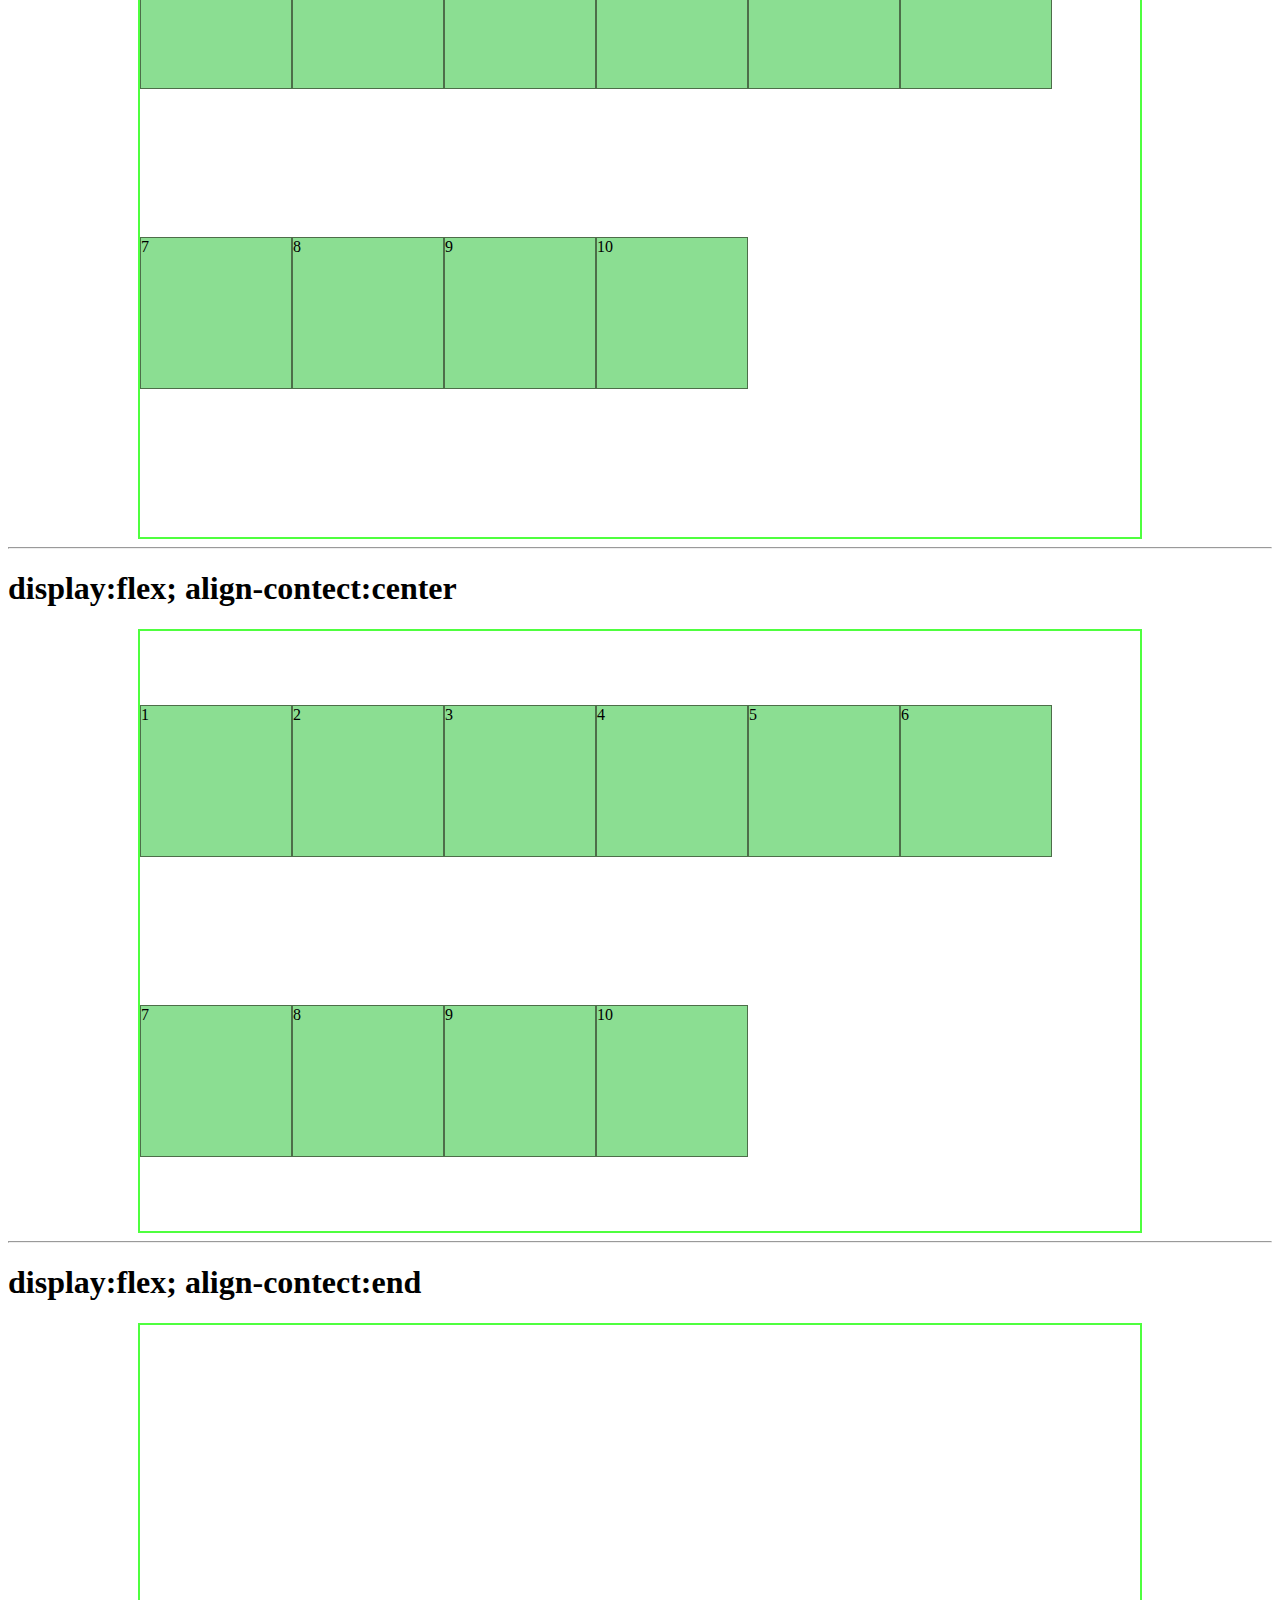
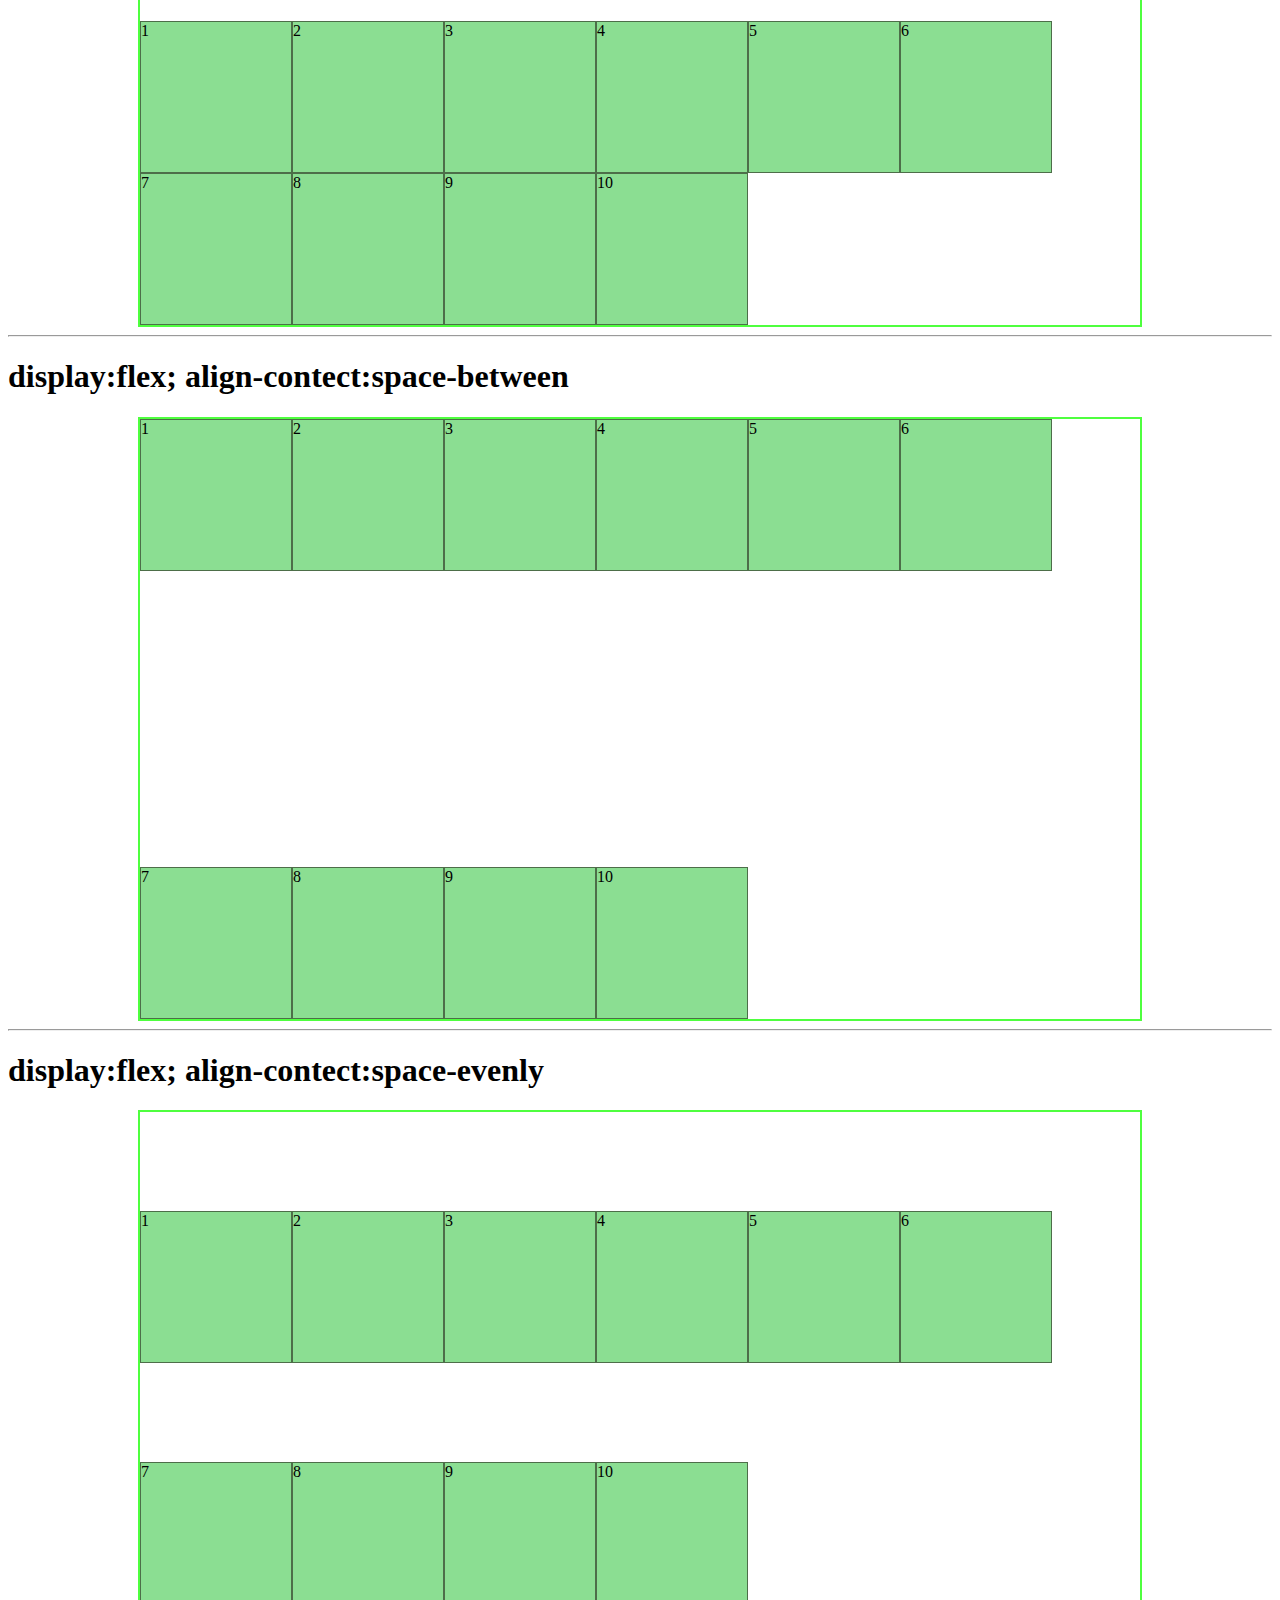
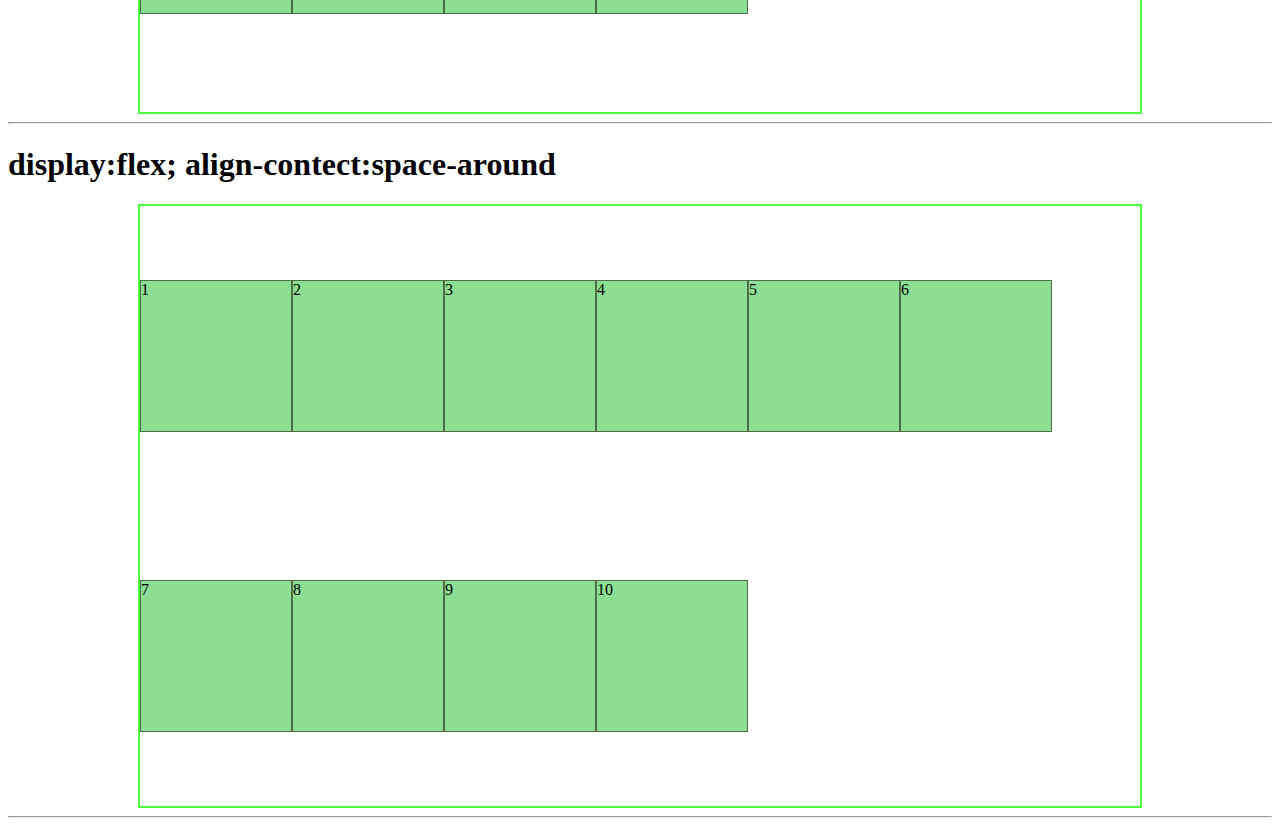
<file: 13_css_flex_2/index.html>
<!DOCTYPE html>
<html lang="en">

<head>
    <meta charset="UTF-8">
    <meta name="viewport" content="width=device-width, initial-scale=1.0">
    <title>flex 2</title>
    <link rel="stylesheet" href="style.css">

</head>

<body>

    <hr>

    <h1>display:flex; justify-content:start</h1>

    <div class="container d-flex d-flex1">
        <div class="box">1</div>
        <div class="box">2</div>
        <div class="box">3</div>
        <div class="box">4</div>
    </div>

    <h1> display:flex; justify-content:center </h1>

    <div class="container d-flex d-flex2">
        <div class="box">1</div>
        <div class="box">2</div>
        <div class="box">3</div>
        <div class="box">5</div>

    </div>

    <hr>

    <h1>display:flex; justify-content:end</h1>

    <div class="container d-flex d-flex3">
        <div class="box">1</div>
        <div class="box">2</div>
        <div class="box">3</div>
        <div class="box">4</div>
    </div>

    <hr>

    <h1>display:flex; justify-content:space-between</h1>
    <div class="container d-flex d-flex4">
        <div class="box">1</div>
        <div class="box">2</div>
        <div class="box">3</div>
        <div class="box">4</div>
    </div>
    <hr>

    <hr>

    <h1>display:flex; justify-content:space-around</h1>
    <div class="container d-flex d-flex5">
        <div class="box">1</div>
        <div class="box">2</div>
        <div class="box">3</div>
        <div class="box">4</div>
    </div>

    <hr>
    <hr>
    <hr>
    <h1>display:flex; align-items:start</h1>
    <div class="container d-flex align-1">
        <div class="box">1</div>
        <div class="box">2</div>
        <div class="box">3</div>
        <div class="box">4</div>

    </div>
    <hr>

    <h1>display:flex; align-items:center</h1>
    <div class="container d-flex align-2">
        <div class="box">1</div>
        <div class="box">2</div>
        <div class="box">3</div>
        <div class="box">4</div>

    </div>
    <hr>
    <hr>
    <h1>display:flex; align-items:end</h1>
    <div class="container d-flex align-3">
        <div class="box">1</div>
        <div class="box">2</div>
        <div class="box">3</div>
        <div class="box">4</div>
    </div>
    <hr>
    <hr>
    <hr>
    <h1>display:flex; align-contect:start</h1>
    <div class="container d-flex content-1">
        <div class="box">1</div>
        <div class="box">2</div>
        <div class="box">3</div>
        <div class="box">4</div>
        <div class="box">5</div>
        <div class="box">6</div>
        <div class="box">7</div>
        <div class="box">8</div>
        <div class="box">9</div>
        <div class="box">10</div>
    </div>
    <hr>

    <h1>display:flex; align-contect:center</h1>
    <div class="container d-flex content-2">
        <div class="box">1</div>
        <div class="box">2</div>
        <div class="box">3</div>
        <div class="box">4</div>
        <div class="box">5</div>
        <div class="box">6</div>
        <div class="box">7</div>
        <div class="box">8</div>
        <div class="box">9</div>
        <div class="box">10</div>
    </div>
    <hr>

    <h1>display:flex; align-contect:end</h1>
    <div class="container d-flex content-3">
        <div class="box">1</div>
        <div class="box">2</div>
        <div class="box">3</div>
        <div class="box">4</div>
        <div class="box">5</div>
        <div class="box">6</div>
        <div class="box">7</div>
        <div class="box">8</div>
        <div class="box">9</div>
        <div class="box">10</div>
    </div>
    <hr>

    <h1>display:flex; align-contect:space-between</h1>
    <div class="container d-flex content-4">
        <div class="box">1</div>
        <div class="box">2</div>
        <div class="box">3</div>
        <div class="box">4</div>
        <div class="box">5</div>
        <div class="box">6</div>
        <div class="box">7</div>
        <div class="box">8</div>
        <div class="box">9</div>
        <div class="box">10</div>
    </div>
    <hr>

    <h1>display:flex; align-contect:space-evenly</h1>
    <div class="container d-flex content-5">
        <div class="box">1</div>
        <div class="box">2</div>
        <div class="box">3</div>
        <div class="box">4</div>
        <div class="box">5</div>
        <div class="box">6</div>
        <div class="box">7</div>
        <div class="box">8</div>
        <div class="box">9</div>
        <div class="box">10</div>
    </div>
    <hr>

    <h1>display:flex; align-contect:space-around</h1>
    <div class="container d-flex content-6">
        <div class="box">1</div>
        <div class="box">2</div>
        <div class="box">3</div>
        <div class="box">4</div>
        <div class="box">5</div>
        <div class="box">6</div>
        <div class="box">7</div>
        <div class="box">8</div>
        <div class="box">9</div>
        <div class="box">10</div>
    </div>
    <hr>



</body>

</html>
</file>
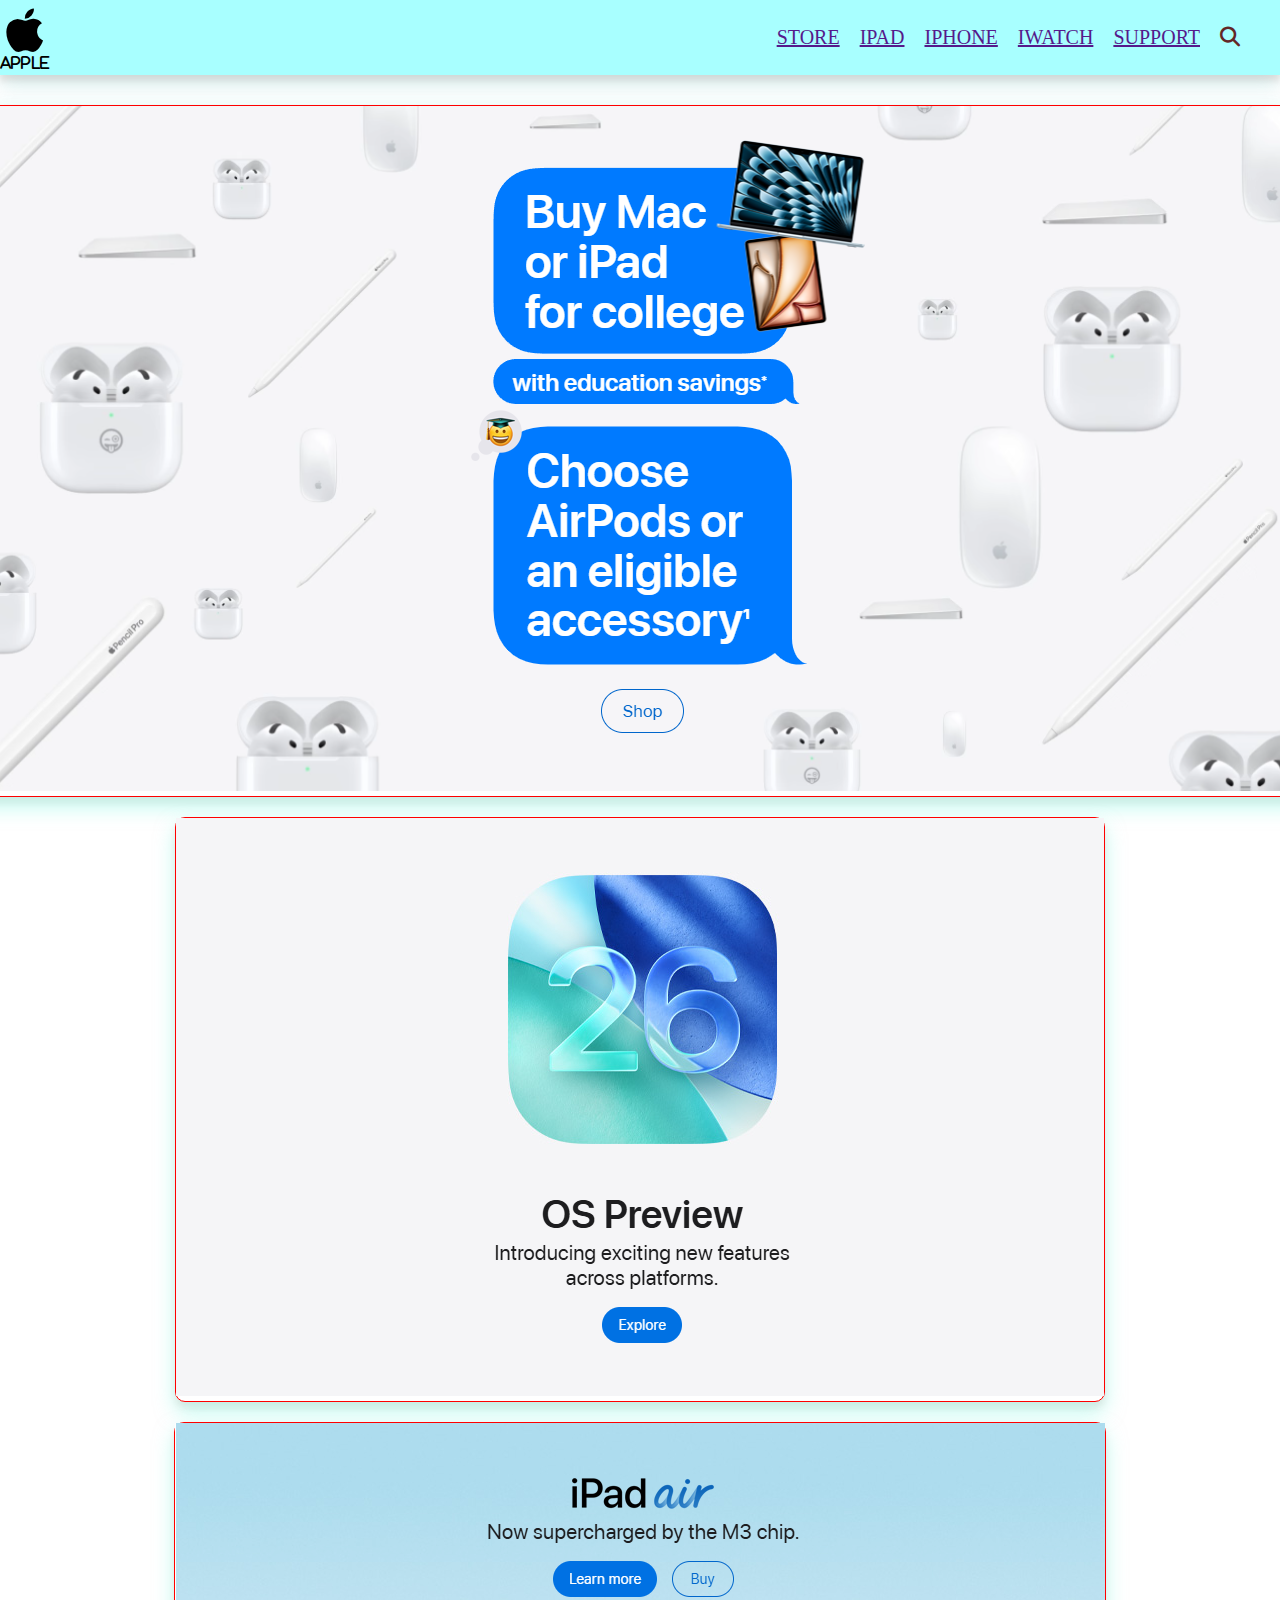
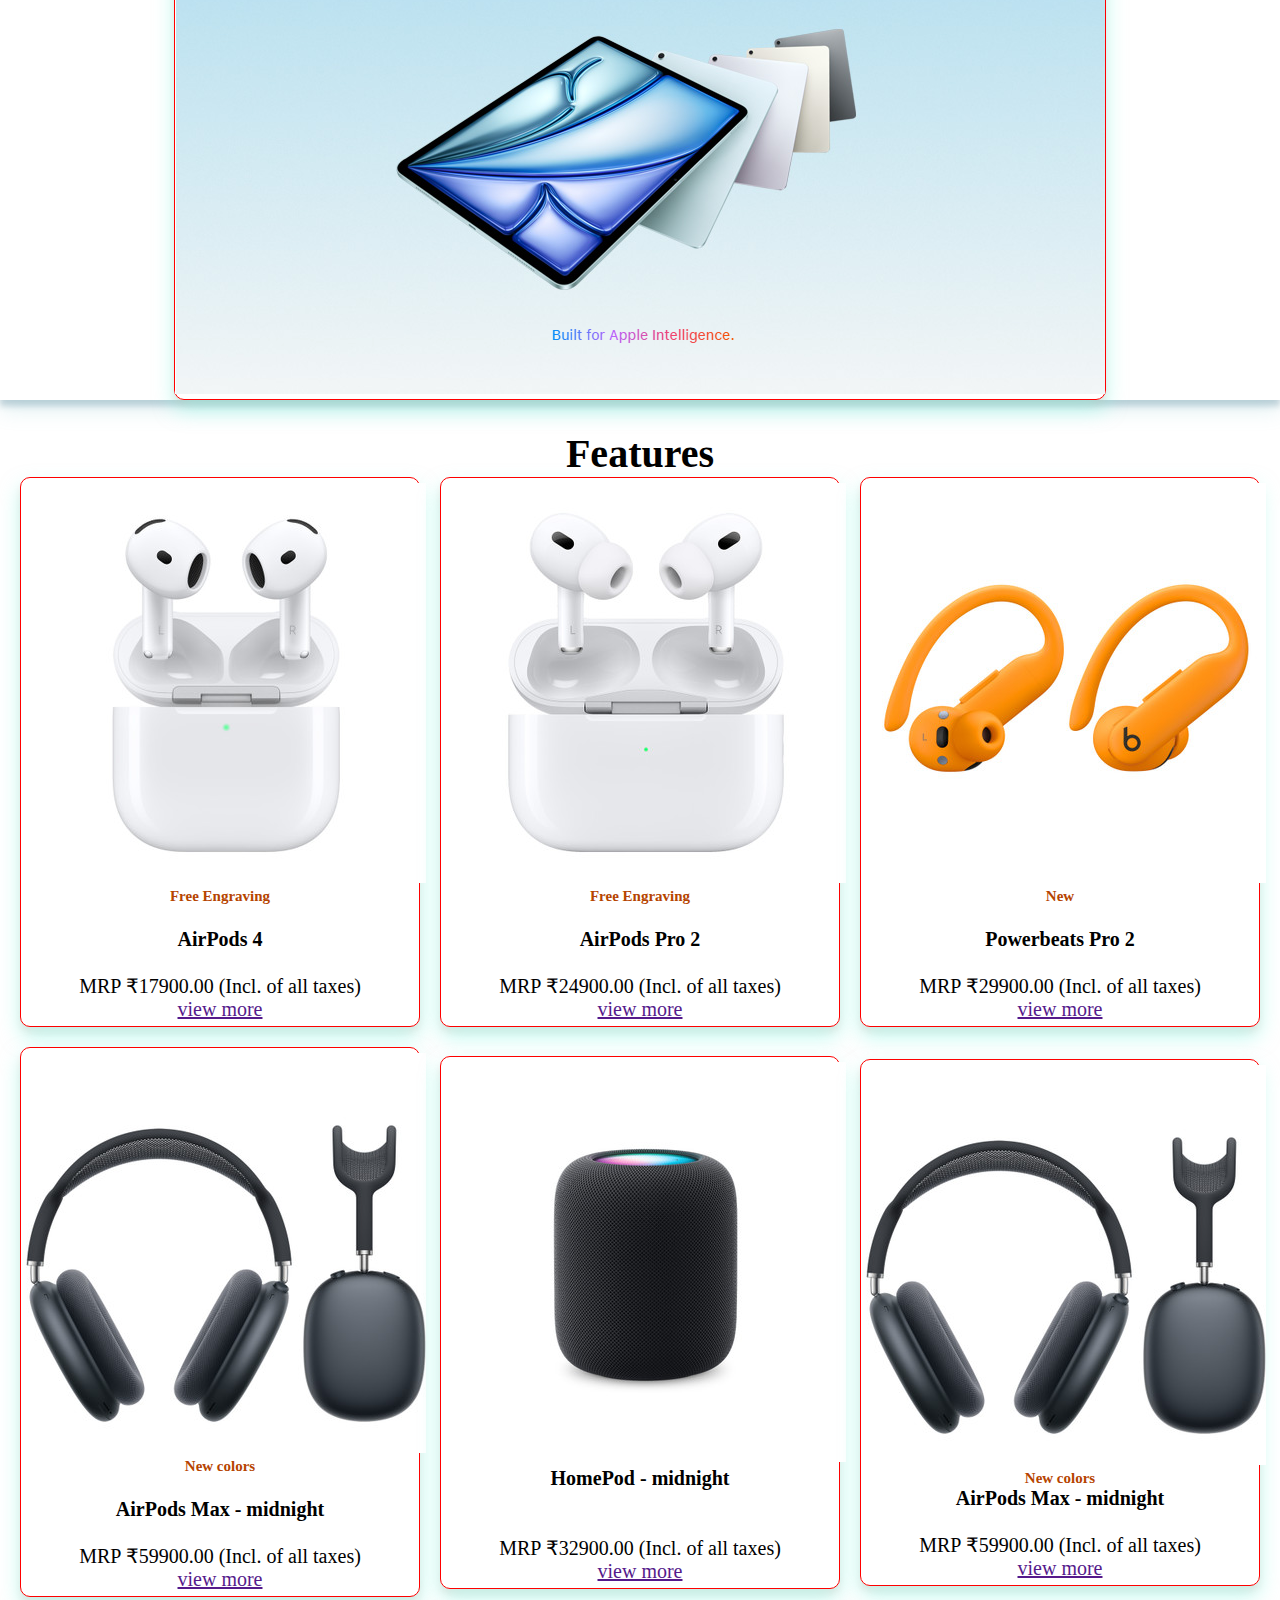
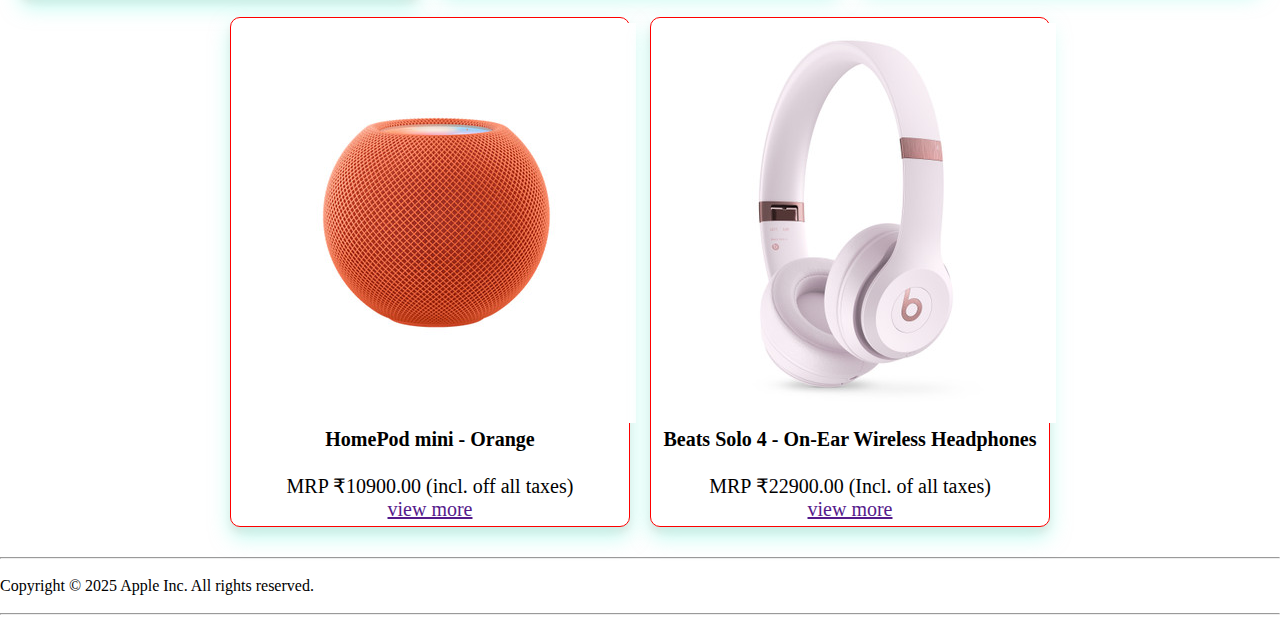
<file: 14_css_wireframe/index.html>
<!DOCTYPE html>
<html lang="en">

<head>
    <meta charset="UTF-8">
    <meta name="viewport" content="width=device-width, initial-scale=1.0">
    <title>flex project</title>

    <link rel="stylesheet" href="style.css">
    <link rel="stylesheet" href="https://cdnjs.cloudflare.com/ajax/libs/font-awesome/6.7.2/css/all.min.css">

</head>

<body>

    <header class="shadow">
        <div class="container">
            <div class="navbar">
                <i class="fa-brands fa-apple">
                    <P class="apple">APPLE</P>
                </i>
                <nav class="d-flex">
                    <a href="">STORE</a>
                    <a href="">IPAD</a>
                    <a href="">IPHONE</a>
                    <a href="">IWATCH</a>
                    <a href="">SUPPORT</a>
                    <a href=""><i class="fa-solid fa-magnifying-glass"></i></a>
                    <a href=""><i class="fa-solid fa-card-shopping"></i></a>
                    <br>
                    <br>

                </nav>
            </div>
        </div>
    </header>

    <section>
        <div class="container">
           

            <div class="d-flex1">
                <div class="box1 card">
                    <img src="image/3d.png"">
                </div>
                <div class="box1 card">
                    <img src="image/1d.png" alt="">
                </div>
                <div class="box1 card">
                    <img src="image/2d.png" alt="">
                </div>

            </div>
        </div>
    </section>

    <section>

    <div class="container">
        <h1>Features</h1>
        <div class="d-flex">
           <div class="box card" style="height: auto;">
                <img src="image/1.jpg" alt="">
                <h6 class="p">Free Engraving</h6>
                <br>
             
                <h4 class="card-title"> AirPods 4</h4><br>
              
                MRP ₹17900.00 (Incl. of all taxes)
                <br>
                
                
               <a href="">view more</a>
            </div>
            <div class="box card" style="height: auto;">
                <img src="image/2.jpg" alt="">
                <h6 class="p">Free Engraving</h6>
                <br>
                <h4 class="card-title"> AirPods Pro 2</h4><br>
                MRP ₹24900.00 (Incl. of all taxes)

                <br>
                
               <a href="">view more</a>

            </div>
            <div class="box card" style="height: auto;">
                <img src="image/3.jpg" alt="">
                <h6 class="p">New</h6>
                <br>
                <h4 class="card-title"> Powerbeats Pro 2</h4><br>
                MRP ₹29900.00 (Incl. of all taxes)
                <br> 

               <a href="">view more</a>
            </div>
            <div class="box card" style="height: auto;">
                <img src="image/4.jpg" alt="">
                 <h6 class="p">New colors</h6>
                 <br>
                <h4 class="card-title">AirPods Max - midnight </h4>
                <br>
                 MRP ₹59900.00 (Incl. of all taxes)
                 <br>

               <a href="">view more</a>
            </div>
            <div class="box card" style="height: auto;">
                <img src="image/6.jpg" alt="">
                 <br>
                <h4 class="card-title"> HomePod - midnight</h4>
                <br>
                <br>
                  
                
                MRP ₹32900.00 (Incl. of all taxes)
             
                <br>
               
               <a href="">view more</a>
            </div>

            <div class="box card" style="height: auto;">
                <img src="image/4.jpg" alt="">
                 <h6 class="p">New colors</h6>
                
                <h4 class="card-title">AirPods Max - midnight </h4>
                <br>
                 MRP ₹59900.00 (Incl. of all taxes)
                 <br>

               <a href="">view more</a>
            </div>

            <div class="box card" style="height: auto;">
                <img src="image/7.jpg" alt="">
                <br>
                
                
                <h4 class="card-title"> HomePod mini - Orange</h4>
                <br>
                MRP ₹10900.00 (incl. off all taxes)
               <br>

               <a href="">view more</a>
            </div>
            <div class="box card" >
                <img src="image/8.jpg" alt="">
                <br>
                <h4 class="card-title"> Beats Solo 4 - On-Ear Wireless Headphones</h4>
                <br>
                MRP ₹22900.00 (Incl. of all taxes)
                <br>
               <a href="">view more</a>
            </div>
        </div>
    </div>
</section>
<hr>
<br>
<footer>

      <p>Copyright © 2025 Apple Inc. All rights reserved. 
    
      
</footer>
<br>
<hr>

<br>

    
    
    


</body>

</html>
</file>
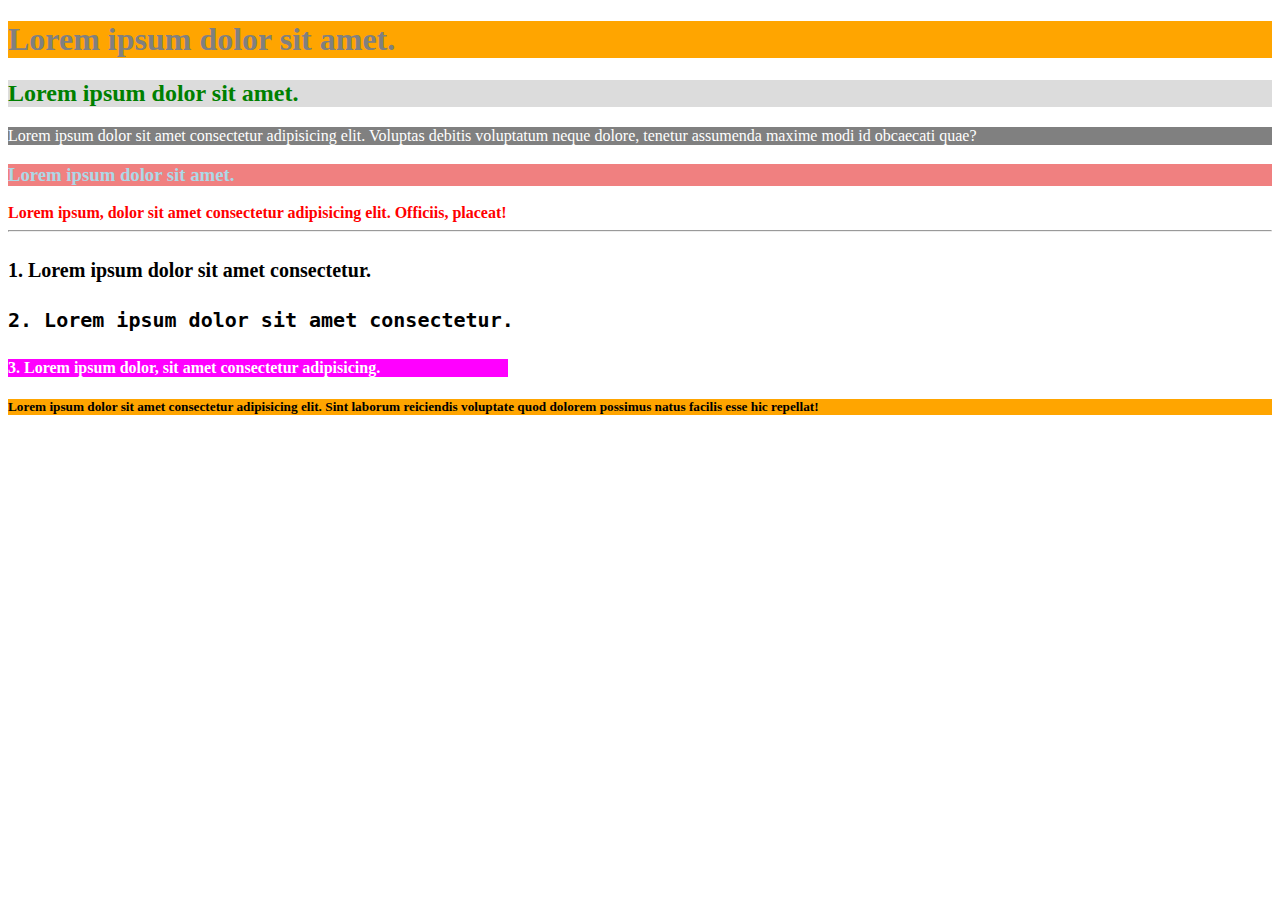
<file: css/01_css_intro/index.html>
<!DOCTYPE html>
<html lang="en">
<head>
    <meta charset="UTF-8">
    <meta name="viewport" content="width=device-width, initial-scale=1.0">
    <title>css_intro</title>
    <link rel="stylesheet" href="style.css">
    <style>
        h2{
            color:green; 
            background-color: gainsboro;
        }

        p{
            color:white;
            background-color: gray;
        }

        b{
            color:orange
        }
        
    </style>
</head>
<body>

    <h1 style="color:gray; background-color: orange; ">Lorem ipsum dolor sit amet.</h1>

    <h2>Lorem ipsum dolor sit amet.</h2>

    <p >Lorem ipsum dolor sit amet consectetur adipisicing elit. Voluptas debitis voluptatum neque dolore, tenetur assumenda maxime modi id obcaecati quae?</p>
    
    <h3>Lorem ipsum dolor sit amet.</h3>

    <b style="color:red">Lorem ipsum, dolor sit amet consectetur adipisicing elit. Officiis, placeat!</b>
    
<hr>


    <h4 class="head1">1. Lorem ipsum dolor sit amet consectetur.</h4>
    <h4 class="head2">2. Lorem ipsum dolor sit amet consectetur.</h4>

    <h4 id="headId">3. Lorem ipsum dolor, sit amet consectetur adipisicing.</h4>

    <h5 class="h5" id="h5">Lorem ipsum dolor sit amet consectetur adipisicing elit. Sint laborum reiciendis voluptate quod dolorem possimus natus facilis esse hic repellat!</h5>

</body>
</html>
</file>
<file: 01_css_intro/style.css>
h3{
    color: lightblue;
    background-color: lightcoral;
}

b{
    color:green
}


.head1{
    font-family: cursive;
    font-size: 20px;
}

.head2{
    font-family: monospace;
    font-size: 20px;
}

#headId{
    width: 500px;
    background-color: fuchsia;
    color: white;
}

h5{
    background-color: red;
}

#h5{
    background-color: orange;
}

.h5{
    background-color: green;
}
</file>
<file: 04_css_box/style.css>
*{
    box-sizing: border-box;
    margin: 0;
    padding: 0;
}

.box1{
    border: 1px solid green;
    padding: 20px;
    margin: 40px;
    width: 200px;
    height: 200px;
    
    box-sizing: border-box;
}

.box2{
    border: 1px solid green;
    padding: 20px;
    margin: 40px;
    background-color: lightblue;
    width: 200px;
    height: 200px;
    box-sizing: border-box;

  
}
</file>
<file: 05_css_background/style.css>
*{
    box-sizing: border-box;
    padding: 0;
    margin: 0;
}

.box{
    height: 300px;
    width: 300px;
    border: 10px solid rgba(196, 158, 32, 0.582);
    margin: 50px;
}

.box1{
    background-image: linear-gradient(to bottom, orange,white, green);
   
}

.box2{
    background-image: linear-gradient(125deg, orange,white, green);
}

.para{
    font-family: monospace;
    padding: 10px;
    font-size: 20px;
}

.box3{
    width: 400px;
    background-image: radial-gradient(  circle, green, white, orange);
}

.box4{
    border-radius: 50%;
    background-image: conic-gradient(  orange, white, green, orange);
   
}

.box5{
    background-image: url("https://wallpapersok.com/images/hd/sports-car-need-for-speed-zghioy8zvso05u42.jpg");

    background-size:cover; 
    background-repeat:  no-repeat; 

    background-position:center;
}


.container {
    width: 100%;
    height: 100vh;
    background-attachment: fixed;
}

.bg1{
    background-image: url('https://cdn.wallpapersafari.com/8/43/F6buHQ.jpg'); 
    background-size: cover;
    background-position: bottom;
    background-attachment: fixed;
    
}



.bg2{
    background: url('https://wallpapers.com/images/featured/hd-nature-ngdfb9h966h4z3le.jpg'), rgba(0, 0, 0, 0.322);
    
     background-size: cover;
    background-position: bottom;
    background-attachment: fixed;
   
}

.bg3{
    background: url('https://images8.alphacoders.com/449/449444.jpg'), rgba(0, 0, 0, 0.596);
     background-size: cover;
    background-position: center;
    background-attachment: fixed;
}

.bg4{
    background: url('https://images.squarespace-cdn.com/content/v1/5d777de8109c315fd22faf3a/1693407136044-G90XQURX1GABMYGAS8K1/shutterstock_1288634614.jpg?format=2500w'), rgba(0, 0, 0, 0.596);
     background-size: cover;
    background-position: bottom;
    background-attachment: fixed;

}

.container h1{
    text-align: center;
    font-size: 60px;
    font-family: cursive;
    color: white;
    line-height:100vh;
}

.bg{
        background-blend-mode:overlay;
}
</file>
<file: 06_css_display/style.css>
.inline{
    display: inline;
}

.block{
 display: block;
}


.box1{
     width: 150px;
    height: 150px;
    background-color: lightblue;
    margin: 20px;
    padding: 20px;
}

.box2{
    width: 150px;
    height: 150px;
    background-color: lightgreen;
    margin: 20px;
    padding: 20px;
    display: inline;

}
.box{
    width: 150px;
    height: 150px;
    background-color: orange;
    margin: 5px;

}

.box1{
    border: 1px solid red;
    width: fit-content;
    display: block;
}

.box2{
    display:inline-block;
}
.ml-auto{
     margin-left: auto;
}
.mr-auto{
     margin-right: auto;
}
.m-auto{
     margin-left: auto;
     margin-right: auto;
}
</file>
<file: 07_css_float/style.css>
*{
    box-sizing: border-box;
    margin: 0;
    padding: 0;
}

.box{
    
    height: 110px;
    width: 110px;
    font-size: 50px;
    text-align: center;
    line-height: 100px;
}

.box1{
    background-color: #ad8969;
    float:right;
    border-radius: 3px;
    -webkit-border-radius: 3px;
    -moz-border-radius: 3px;
    -ms-border-radius: 3px;
    -o-border-radius: 3px;
}

.box2{
    border-radius: 3px;
    background-color: #ecd9b9;
    float:right       ;
    -webkit-border-radius: 3px;
    -moz-border-radius: 3px;
    -ms-border-radius: 3px;
    -o-border-radius: 3px;
}

.container{
    width: fit-content;
    margin: auto;
    border: 10px solid rgb(0, 0, 0);
}

.clear{
    clear: both;
}
</file>
<file: 10_css_child_selector/style.css>
.box > p{
    color:orange;
}


.box > div > p:last-child{
background-color: lightgreen;
}



.box h4::first-letter{
    font-size: 50px;
    
}



.box h4 ::first-line{
 background-color: red;
}



.list li:first-child{
    text-decoration: line-through;
}


.list li:last-child{
    text-decoration: underline;
}


.list li:nth-child(2n-1) {
background-color: lightgreen;
}

.list list-style:nth-child(2n){
background-color: orange;
}


 .table {
    box-shadow: 10px 5px 20px;
    
 }


 .table tr:nth-child(2n-1){
    background-color: lightseagreen;
 }
 

 .table  td{
        padding: 10px 20px;
 }


 .table tr{ 

    background-color:lightblue;
 }
  .table th {
    background-color:chocolate;
  }
</file>
<file: 12_css_flex/style.css>
.container{
    border:1px solid rgb(255, 145, 2);
    max-width:1000px;
    margin: auto;
}

.d-flex{
        display: flex;
         flex-direction: row;
         flex-wrap: wrap;
}

.box{
    width: 150px;
    height: 150px;
    border: 1px solid rgba(30, 18, 134, 0.87);
    background-color: rgba(25, 180, 72, 0.322);
}



.d-flex1{
        display: flex;
         flex-direction: row;
         flex-wrap: wrap-reverse;
}

.d-flex2{
        display: flex;
         flex-direction: row-reverse;
         flex-wrap: wrap;
}

.d-flex3{
        display: flex;
         flex-direction: row-reverse;
         flex-wrap: wrap-reverse;
}

.d-flex4{
    height: 500px;
        display: flex;
         flex-direction:column;
         flex-wrap: wrap;
}
.d-flex5{
    height: 500px;
        display: flex;
         flex-direction:column-reverse;
         flex-wrap: wrap;
}
.d-flex6{
    height: 500px;
        display: flex;
         flex-direction:column;
         flex-wrap: wrap-reverse;
}
.d-flex7{
    height: 500px;
        display: flex;
         flex-direction:column-reverse;
         flex-wrap: wrap-reverse;
}
</file>
<file: 13_css_flex_2/style.css>
.container{
    border: 1px solid green;
    max-width: 1000px;
    margin: auto
}
.box{
    width: 150px;
    height: 150px;
    border: 1px solid rgba(45, 53, 36, 0.664);
    background-color: rgba(71, 202, 82, 0.63);
}

.d-flex{
    display: flex;
    flex-direction: row;
}

.d-flex1{
    justify-content: start;
}

.d-flex2{
    justify-content: center;
}

.d-flex3{
    justify-content: end;
}

.d-flex4{
    justify-content: space-between;
}

.d-flex5{
    justify-content: space-around;
}
 /* align items started */

 .align-1{
    height: 500px;
    align-items: start;
 }

 .align-2{
    height: 500px;
    align-items: center;
 }
 .align-3{
    height: 500px;
    align-items: end;
 }
 /* align content started */

 .content-1{
    flex-wrap: wrap;
    border: 2px solid rgba(21, 255, 0, 0.753);
    height: 600px;
    align-items: start;
 }

 .content-2{
     flex-wrap: wrap;
    border: 2px solid rgba(21, 255, 0, 0.753);
    height: 600px;
    align-items: center;
 }

 .content-3{
    flex-wrap: wrap;
    border: 2px solid rgba(21, 255, 0, 0.753);
    height: 600px;
   align-content: end;
 }

.content-4{
    flex-wrap: wrap;
    border: 2px solid rgba(21, 255, 0, 0.753);
    height: 600px;
   align-content: space-between;
}

.content-5{
    flex-wrap: wrap;
    border: 2px solid rgba(21, 255, 0, 0.753);
    height: 600px;
   align-content: space-evenly;
}

.content-6{
    flex-wrap: wrap;
    border: 2px solid rgba(21, 255, 0, 0.753);
    height: 600px;
   align-content: space-around;

}
</file>
<file: 14_css_wireframe/style.css>
*{
    box-sizing: border-box;
    margin: 0;
    padding: 0;
}
.shadow{
    size: 10px;
    
    
    
}

.container{
   
    max-width: 1915px;
    margin: auto;
    margin-bottom: 30px;
    text-align: center;
    font-size: 20px;
 
}


.card{
    border-radius: 10px;
    background-color: rgb(255, 255, 255);
    box-shadow: rgba(245, 210, 210, 0.2) 0px 2px 8px 0px;
    border: 1px solid red;
    
}
.box{
    width: 400px;
    height: 510px;
    padding: 5px;
    /* border: 1px solid gray; */
}

 
 


.navbar{
     box-shadow: rgba(36, 167, 160, 0.19) 0px 10px 20px, rgba(194, 148, 148, 0.23) 0px 6px 6px;
    padding: 5px 0px;
    display: flex;
    justify-content: space-between;
    background-color: rgba(157, 255, 255, 0.89);
   
    
    
}
.d-flex{
    display: flex;
    flex-wrap: wrap;
    justify-content: center;
    gap: 20px;
    align-items: center;
   
}
.d-flex1{
    
    display: flex;
    flex-wrap: wrap;
    justify-content: center;
    gap: 20px;
   
    box-shadow: rgba(94, 179, 190, 0.19) 0px 10px 20px, rgba(27, 76, 109, 0.23) 0px 6px 6px;
   
}


.card{
 
    box-shadow: #82f8e481 0px 10px 20px, rgba(247, 150, 150, 0.23) 0px 6px 6px;
}




.fa-brands{
    font-size: 50px;
   
}
.apple{
    font-size: 15px;
}
.fa-solid{
    font-size: 20px;
    color: rgb(170, 87, 87);
   
}
.fa-solid{
    font-size: 20px;
    color: rgb(99, 39, 39);
}


.nav {
    display: flex;


}

.nav a{
    text-decoration: none;
    padding: 5px 10px;
 
}
 nav a:hover{
    color: rgb(0, 0, 0);
    background-color: rgba(101, 113, 224, 0.63);
    border-radius: 5px;
    -webkit-border-radius: 5px;
    -moz-border-radius: 5px;
    -ms-border-radius: 5px;
    -o-border-radius: 5px;
}

.p{
    font-size: 15px;
    color: #b64400;
    
}
.btn{
    color: rgb(0, 0, 0);
    background-color: rgba(242, 245, 94, 0.281);
    width: 80px;
    height: 20px;
    border-radius: 5px;
}
</file>
<file: css/01_css_intro/style.css>
h3{
    color: lightblue;
    background-color: lightcoral;
}

b{
    color:green
}


.head1{
    font-family: cursive;
    font-size: 20px;
}

.head2{
    font-family: monospace;
    font-size: 20px;
}

#headId{
    width: 500px;
    background-color: fuchsia;
    color: white;
}

h5{
    background-color: red;
}

#h5{
    background-color: orange;
}

.h5{
    background-color: green;
}
</file>
